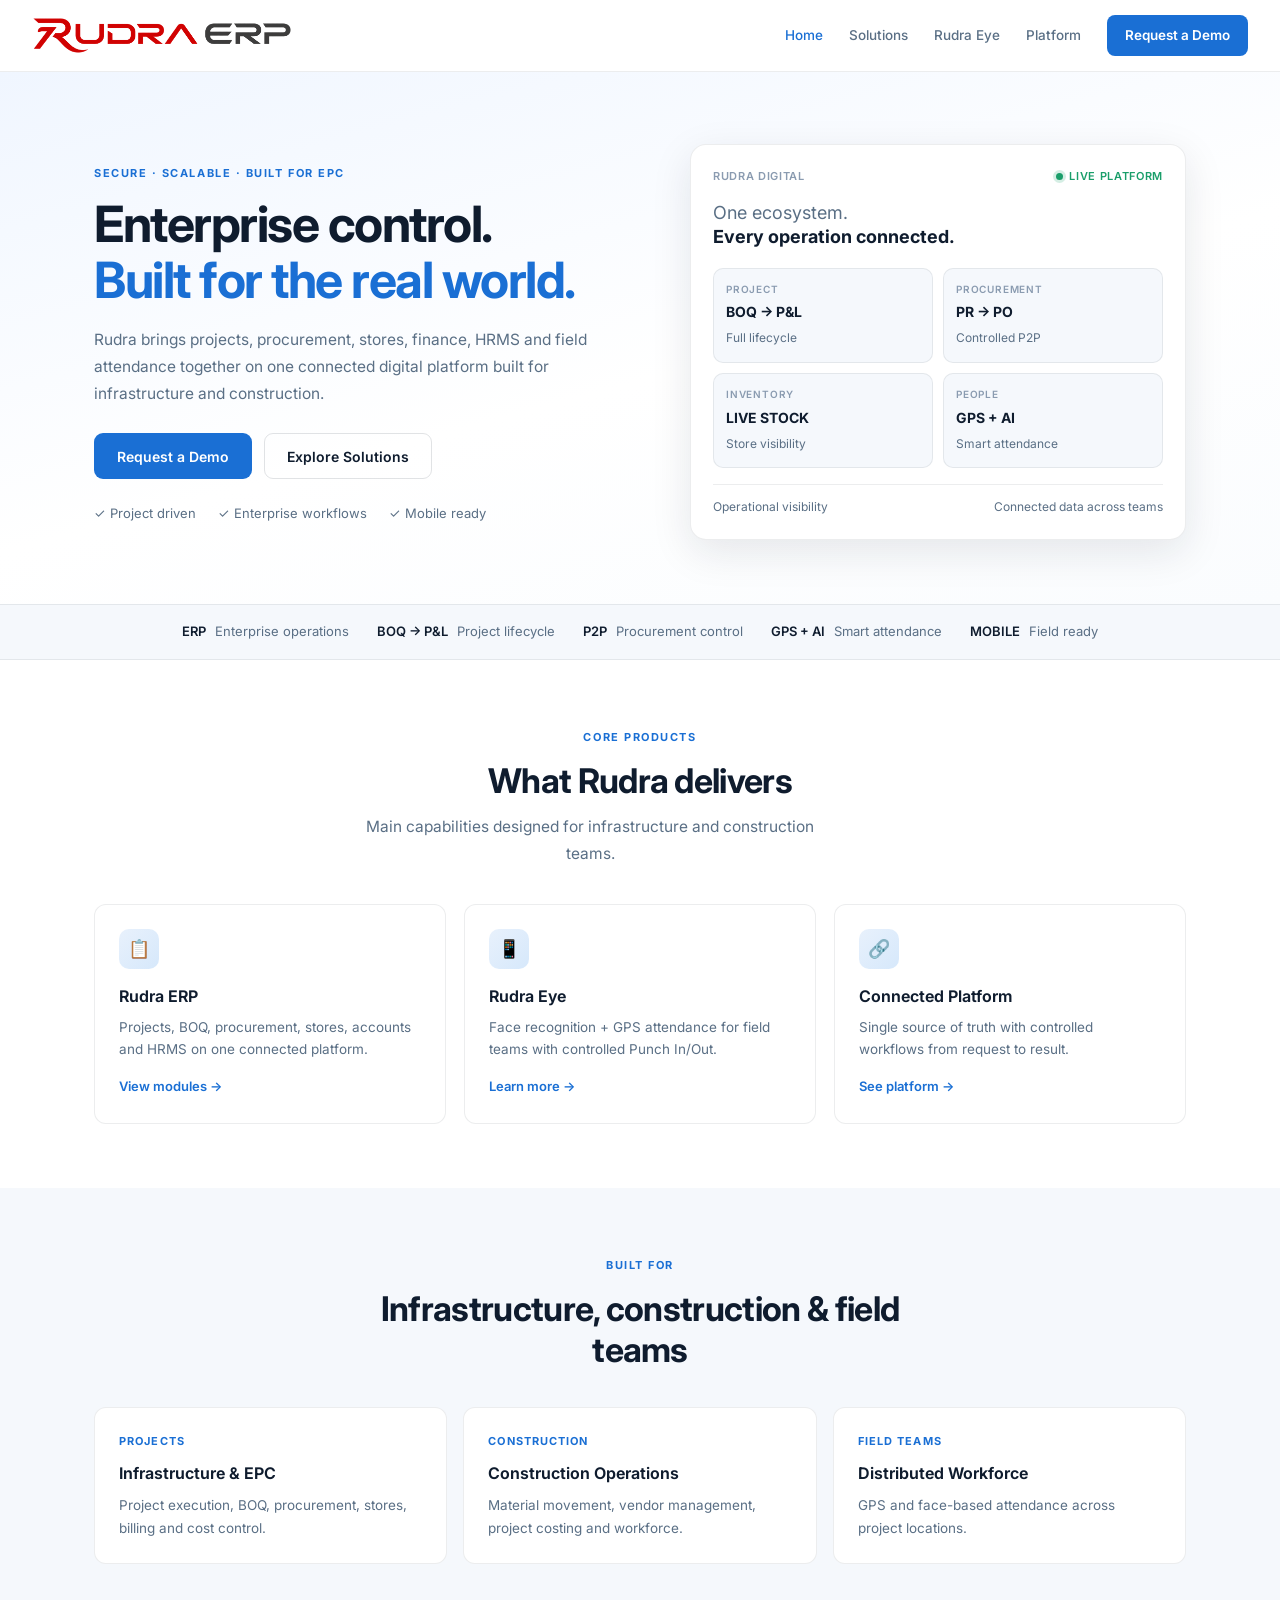
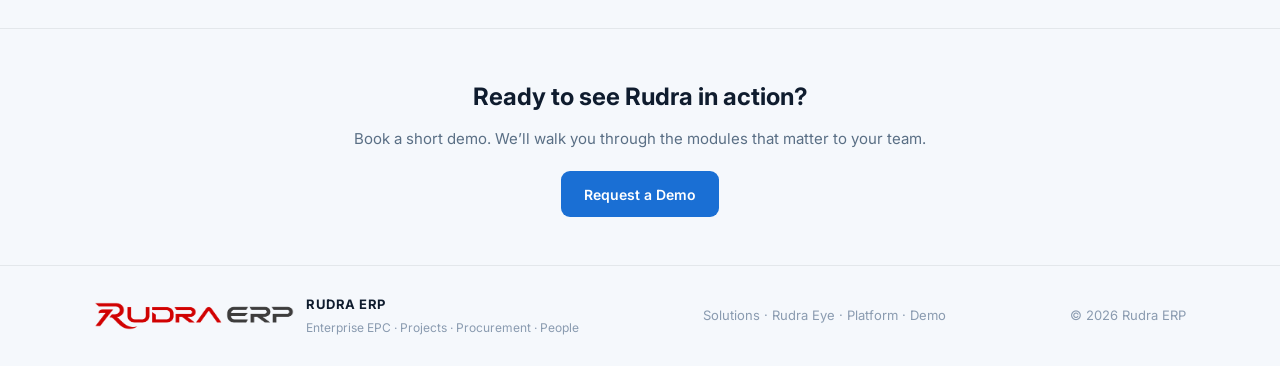
<file: index.html>
<!DOCTYPE html>
<html lang="en">
<head>
  <meta charset="UTF-8">
  <meta name="viewport" content="width=device-width, initial-scale=1.0">
  <meta name="description" content="Rudra ERP — Enterprise platform for infrastructure & construction. Projects, procurement, stores, HRMS and smart attendance.">
  <title>Rudra ERP | Enterprise EPC</title>
  <link rel="preconnect" href="https://fonts.googleapis.com">
  <link rel="preconnect" href="https://fonts.gstatic.com" crossorigin>
  <link href="https://fonts.googleapis.com/css2?family=Inter:wght@400;500;600;700&display=swap" rel="stylesheet">
  <link rel="stylesheet" href="style.css">
  <link rel="icon" href="logo.png" type="image/png">
</head>
<body>

<header class="nav">
  <a class="brand" href="index.html">
    <img src="logo.png" alt="Rudra ERP" class="brand-logo">
  </a>
  <nav class="nav-links" id="navLinks">
    <a href="index.html" class="active">Home</a>
    <a href="solutions.html">Solutions</a>
    <a href="rudra-eye.html">Rudra Eye</a>
    <a href="platform.html">Platform</a>
    <a href="demo.html" class="nav-cta">Request a Demo</a>
  </nav>
  <button class="menu-btn" id="menuBtn" aria-label="Toggle menu">
    <span></span><span></span><span></span>
  </button>
</header>

<main>

<section class="hero">
  <div class="container hero-grid">
    <div class="hero-copy">
      <span class="eyebrow">SECURE · SCALABLE · BUILT FOR EPC</span>
      <h1>Enterprise control.<br><span>Built for the real world.</span></h1>
      <p class="lead">
        Rudra brings projects, procurement, stores, finance, HRMS and field attendance
        together on one connected digital platform built for infrastructure and construction.
      </p>
      <div class="actions">
        <a class="btn primary" href="demo.html">Request a Demo</a>
        <a class="btn ghost" href="solutions.html">Explore Solutions</a>
      </div>
      <div class="hero-points">
        <span>✓ Project driven</span>
        <span>✓ Enterprise workflows</span>
        <span>✓ Mobile ready</span>
      </div>
    </div>

    <div class="hero-visual">
      <div class="dash-card">
        <div class="dash-top">
          <span>RUDRA DIGITAL</span>
          <span class="live"><i></i> LIVE PLATFORM</span>
        </div>
        <div class="dash-title">One ecosystem.<br><strong>Every operation connected.</strong></div>
        <div class="metric-grid">
          <div class="metric">
            <small>PROJECT</small>
            <b>BOQ → P&L</b>
            <span>Full lifecycle</span>
          </div>
          <div class="metric">
            <small>PROCUREMENT</small>
            <b>PR → PO</b>
            <span>Controlled P2P</span>
          </div>
          <div class="metric">
            <small>INVENTORY</small>
            <b>LIVE STOCK</b>
            <span>Store visibility</span>
          </div>
          <div class="metric">
            <small>PEOPLE</small>
            <b>GPS + AI</b>
            <span>Smart attendance</span>
          </div>
        </div>
        <div class="dash-footer">
          <span>Operational visibility</span>
          <span>Connected data across teams</span>
        </div>
      </div>
    </div>
  </div>
</section>

<div class="strip">
  <div class="container strip-inner">
    <span><b>ERP</b> Enterprise operations</span>
    <span><b>BOQ → P&L</b> Project lifecycle</span>
    <span><b>P2P</b> Procurement control</span>
    <span><b>GPS + AI</b> Smart attendance</span>
    <span><b>MOBILE</b> Field ready</span>
  </div>
</div>

<section class="section">
  <div class="container">
    <div class="section-head centered">
      <span class="eyebrow">CORE PRODUCTS</span>
      <h2>What Rudra delivers</h2>
      <p class="lead">Main capabilities designed for infrastructure and construction teams.</p>
    </div>
    <div class="features">
      <article class="feature">
        <div class="icon">📋</div>
        <h3>Rudra ERP</h3>
        <p>Projects, BOQ, procurement, stores, accounts and HRMS on one connected platform.</p>
        <a href="solutions.html" class="link">View modules →</a>
      </article>
      <article class="feature">
        <div class="icon">📱</div>
        <h3>Rudra Eye</h3>
        <p>Face recognition + GPS attendance for field teams with controlled Punch In/Out.</p>
        <a href="rudra-eye.html" class="link">Learn more →</a>
      </article>
      <article class="feature">
        <div class="icon">🔗</div>
        <h3>Connected Platform</h3>
        <p>Single source of truth with controlled workflows from request to result.</p>
        <a href="platform.html" class="link">See platform →</a>
      </article>
    </div>
  </div>
</section>

<section class="section alt">
  <div class="container">
    <div class="section-head centered">
      <span class="eyebrow">BUILT FOR</span>
      <h2>Infrastructure, construction & field teams</h2>
    </div>
    <div class="industries">
      <div class="industry">
        <span class="label">PROJECTS</span>
        <h3>Infrastructure & EPC</h3>
        <p>Project execution, BOQ, procurement, stores, billing and cost control.</p>
      </div>
      <div class="industry">
        <span class="label">CONSTRUCTION</span>
        <h3>Construction Operations</h3>
        <p>Material movement, vendor management, project costing and workforce.</p>
      </div>
      <div class="industry">
        <span class="label">FIELD TEAMS</span>
        <h3>Distributed Workforce</h3>
        <p>GPS and face-based attendance across project locations.</p>
      </div>
    </div>
  </div>
</section>

<div class="cta-band">
  <div class="container">
    <h2>Ready to see Rudra in action?</h2>
    <p>Book a short demo. We’ll walk you through the modules that matter to your team.</p>
    <a class="btn primary" href="demo.html">Request a Demo</a>
  </div>
</div>

</main>

<footer class="footer">
  <div class="container footer-inner">
    <div class="footer-brand">
      <img src="logo.png" alt="Rudra ERP" class="footer-logo">
      <div>
        <strong>RUDRA ERP</strong>
        <p>Enterprise EPC · Projects · Procurement · People</p>
      </div>
    </div>
    <div class="footer-links">
      <a href="solutions.html">Solutions</a> ·
      <a href="rudra-eye.html">Rudra Eye</a> ·
      <a href="platform.html">Platform</a> ·
      <a href="demo.html">Demo</a>
    </div>
    <div class="footer-copy">© <span id="year"></span> Rudra ERP</div>
  </div>
</footer>

<script src="script.js"></script>
</body>
</html>
</file>
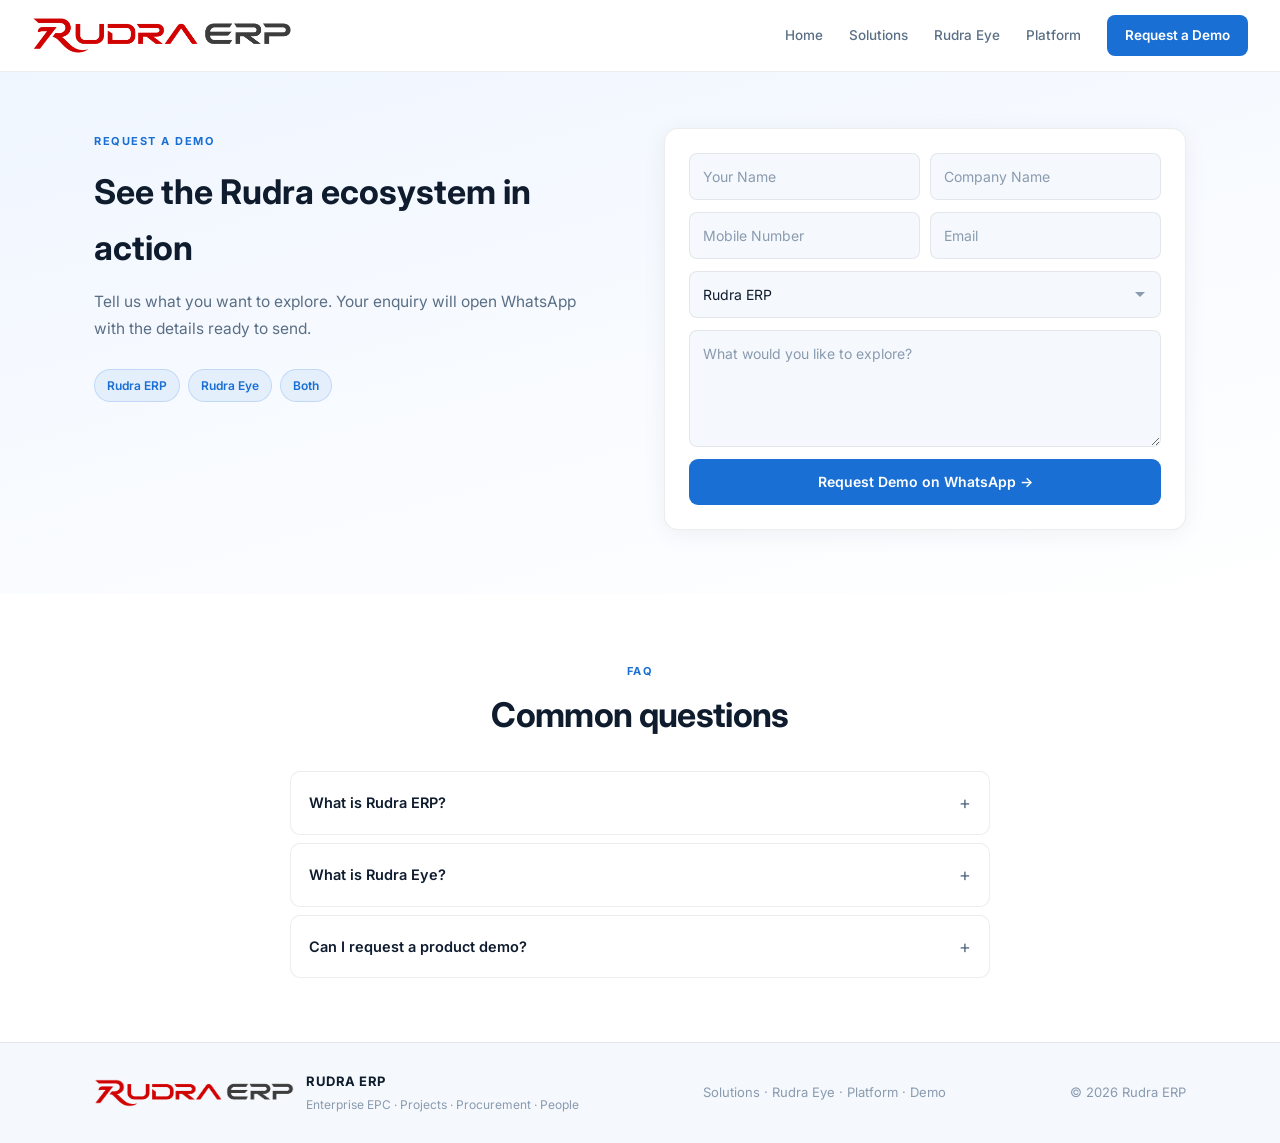
<file: demo.html>
<!DOCTYPE html>
<html lang="en">
<head>
  <meta charset="UTF-8">
  <meta name="viewport" content="width=device-width, initial-scale=1.0">
  <title>Request a Demo | Rudra ERP</title>
  <link href="https://fonts.googleapis.com/css2?family=Inter:wght@400;500;600;700&display=swap" rel="stylesheet">
  <link rel="stylesheet" href="style.css">
  <link rel="icon" href="logo.png" type="image/png">
</head>
<body>
<header class="nav">
  <a class="brand" href="index.html"><img src="logo.png" alt="Rudra ERP" class="brand-logo"></a>
  <nav class="nav-links" id="navLinks">
    <a href="index.html">Home</a>
    <a href="solutions.html">Solutions</a>
    <a href="rudra-eye.html">Rudra Eye</a>
    <a href="platform.html">Platform</a>
    <a href="demo.html" class="nav-cta active">Request a Demo</a>
  </nav>
  <button class="menu-btn" id="menuBtn" aria-label="Toggle menu"><span></span><span></span><span></span></button>
</header>

<main>
  <section class="section demo" style="padding-top:56px;">
    <div class="container demo-grid">
      <div class="demo-copy">
        <span class="eyebrow">REQUEST A DEMO</span>
        <h2 style="font-size:clamp(26px,3vw,34px);font-weight:700;margin-bottom:12px;">See the Rudra ecosystem in action</h2>
        <p class="lead">Tell us what you want to explore. Your enquiry will open WhatsApp with the details ready to send.</p>
        <div class="demo-products">
          <span>Rudra ERP</span>
          <span>Rudra Eye</span>
          <span>Both</span>
        </div>
      </div>
      <form id="demoForm" class="demo-form">
        <div class="form-row">
          <input id="name" required placeholder="Your Name">
          <input id="company" placeholder="Company Name">
        </div>
        <div class="form-row">
          <input id="mobile" required placeholder="Mobile Number">
          <input id="email" type="email" placeholder="Email">
        </div>
        <select id="product">
          <option>Rudra ERP</option>
          <option>Rudra Eye</option>
          <option>Both</option>
        </select>
        <textarea id="message" rows="4" placeholder="What would you like to explore?"></textarea>
        <button class="btn primary full" type="submit">Request Demo on WhatsApp →</button>
      </form>
    </div>
  </section>

  <section class="section">
    <div class="container">
      <div class="section-head centered">
        <span class="eyebrow">FAQ</span>
        <h2>Common questions</h2>
      </div>
      <div class="faq-list">
        <details>
          <summary>What is Rudra ERP?</summary>
          <p>Rudra ERP is an enterprise platform focused on infrastructure and construction operations, covering projects, procurement, stores, accounts and HRMS.</p>
        </details>
        <details>
          <summary>What is Rudra Eye?</summary>
          <p>Rudra Eye is a mobile attendance solution using face recognition and GPS verification with Punch In/Out and attendance logs.</p>
        </details>
        <details>
          <summary>Can I request a product demo?</summary>
          <p>Yes. Use this form and send the enquiry through WhatsApp.</p>
        </details>
      </div>
    </div>
  </section>
</main>

<footer class="footer">
  <div class="container footer-inner">
    <div class="footer-brand">
      <img src="logo.png" alt="Rudra ERP" class="footer-logo">
      <div><strong>RUDRA ERP</strong><p>Enterprise EPC · Projects · Procurement · People</p></div>
    </div>
    <div class="footer-links">
      <a href="solutions.html">Solutions</a> · <a href="rudra-eye.html">Rudra Eye</a> · <a href="platform.html">Platform</a> · <a href="demo.html">Demo</a>
    </div>
    <div class="footer-copy">© <span id="year"></span> Rudra ERP</div>
  </div>
</footer>
<script src="script.js"></script>
</body>
</html>
</file>
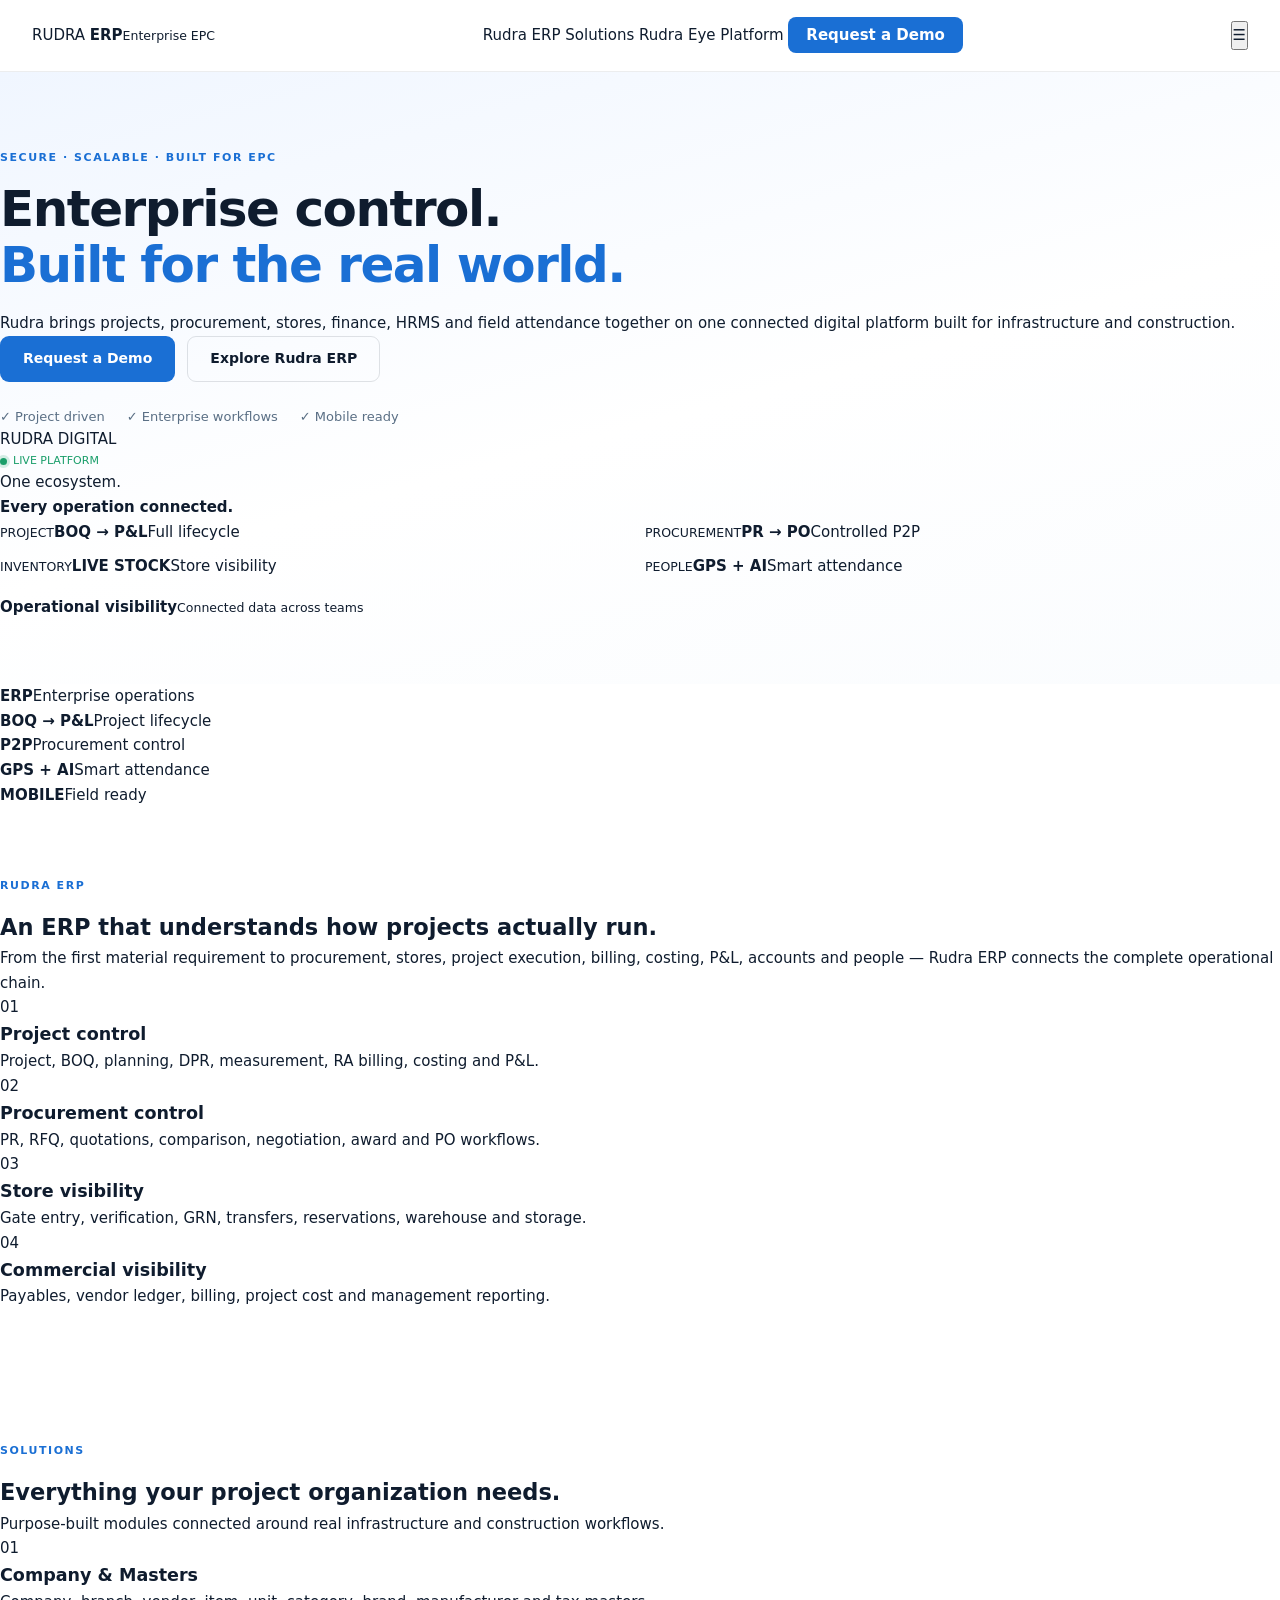
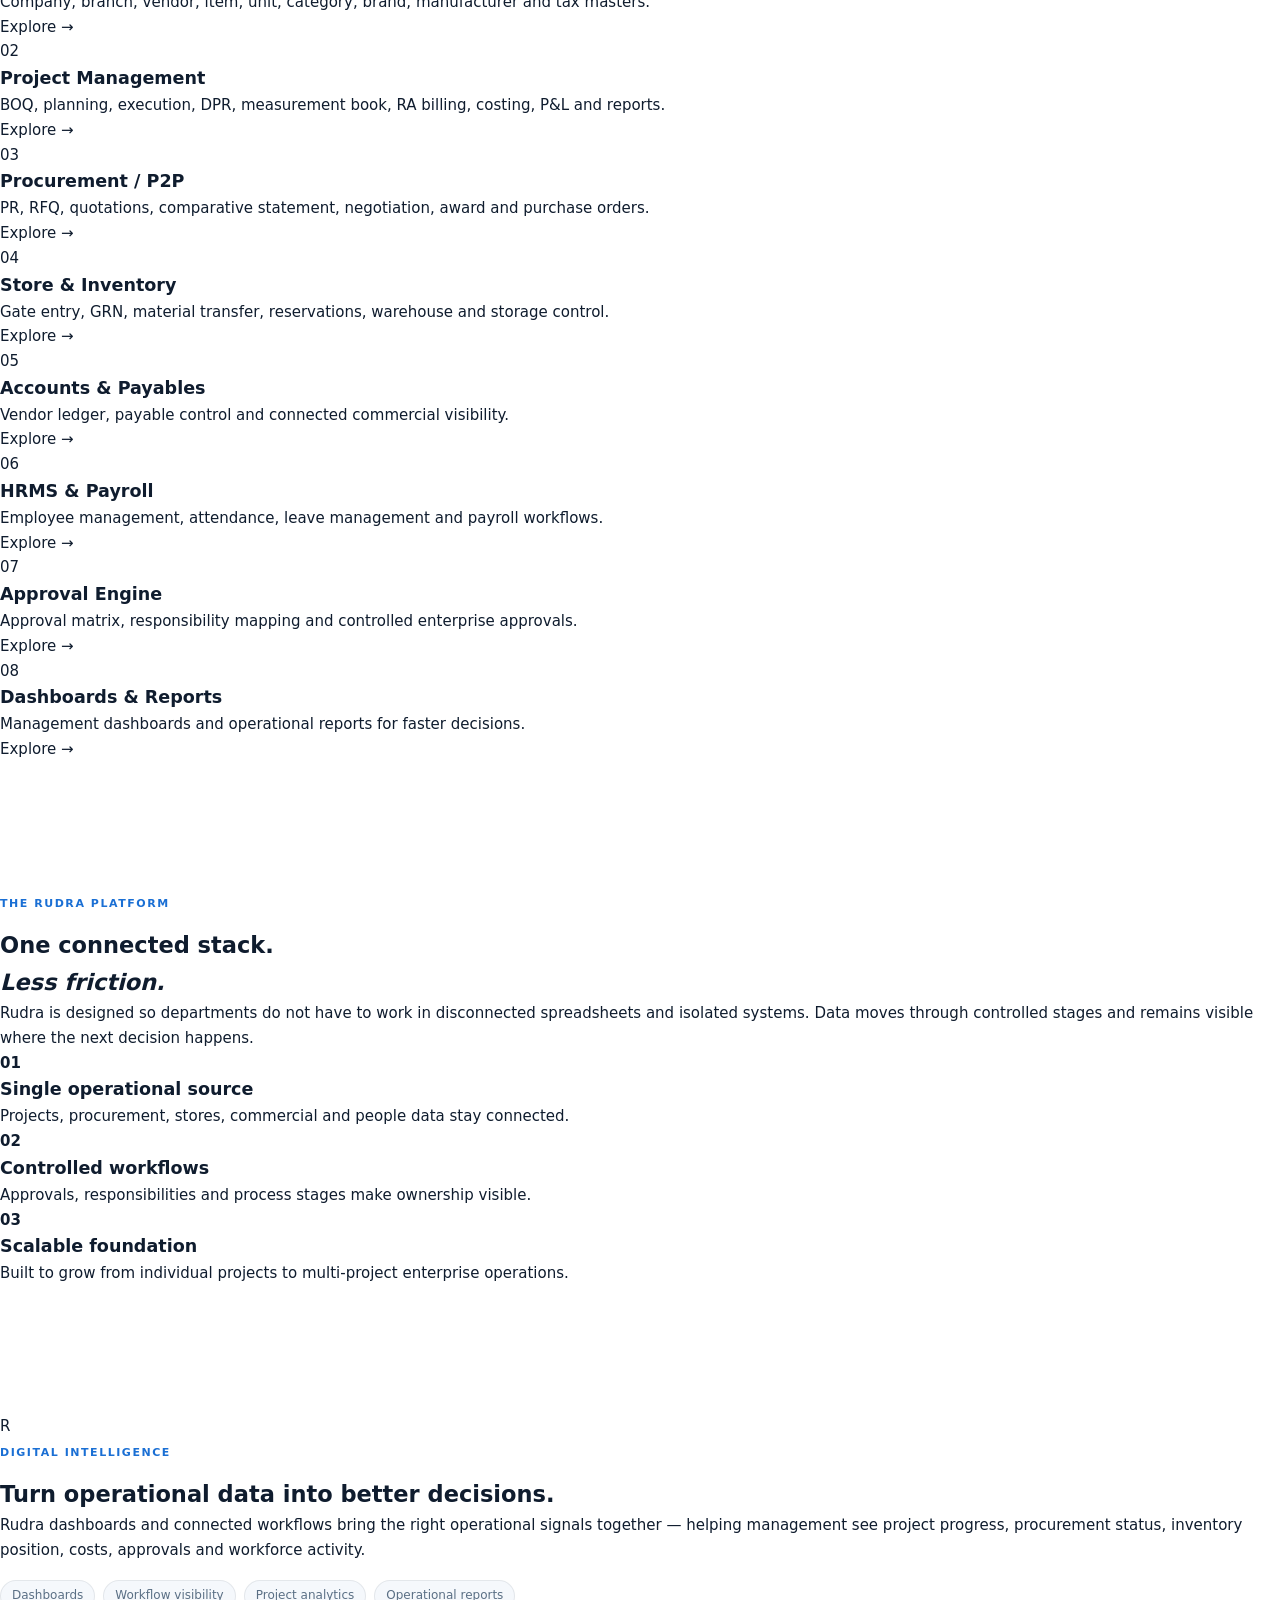
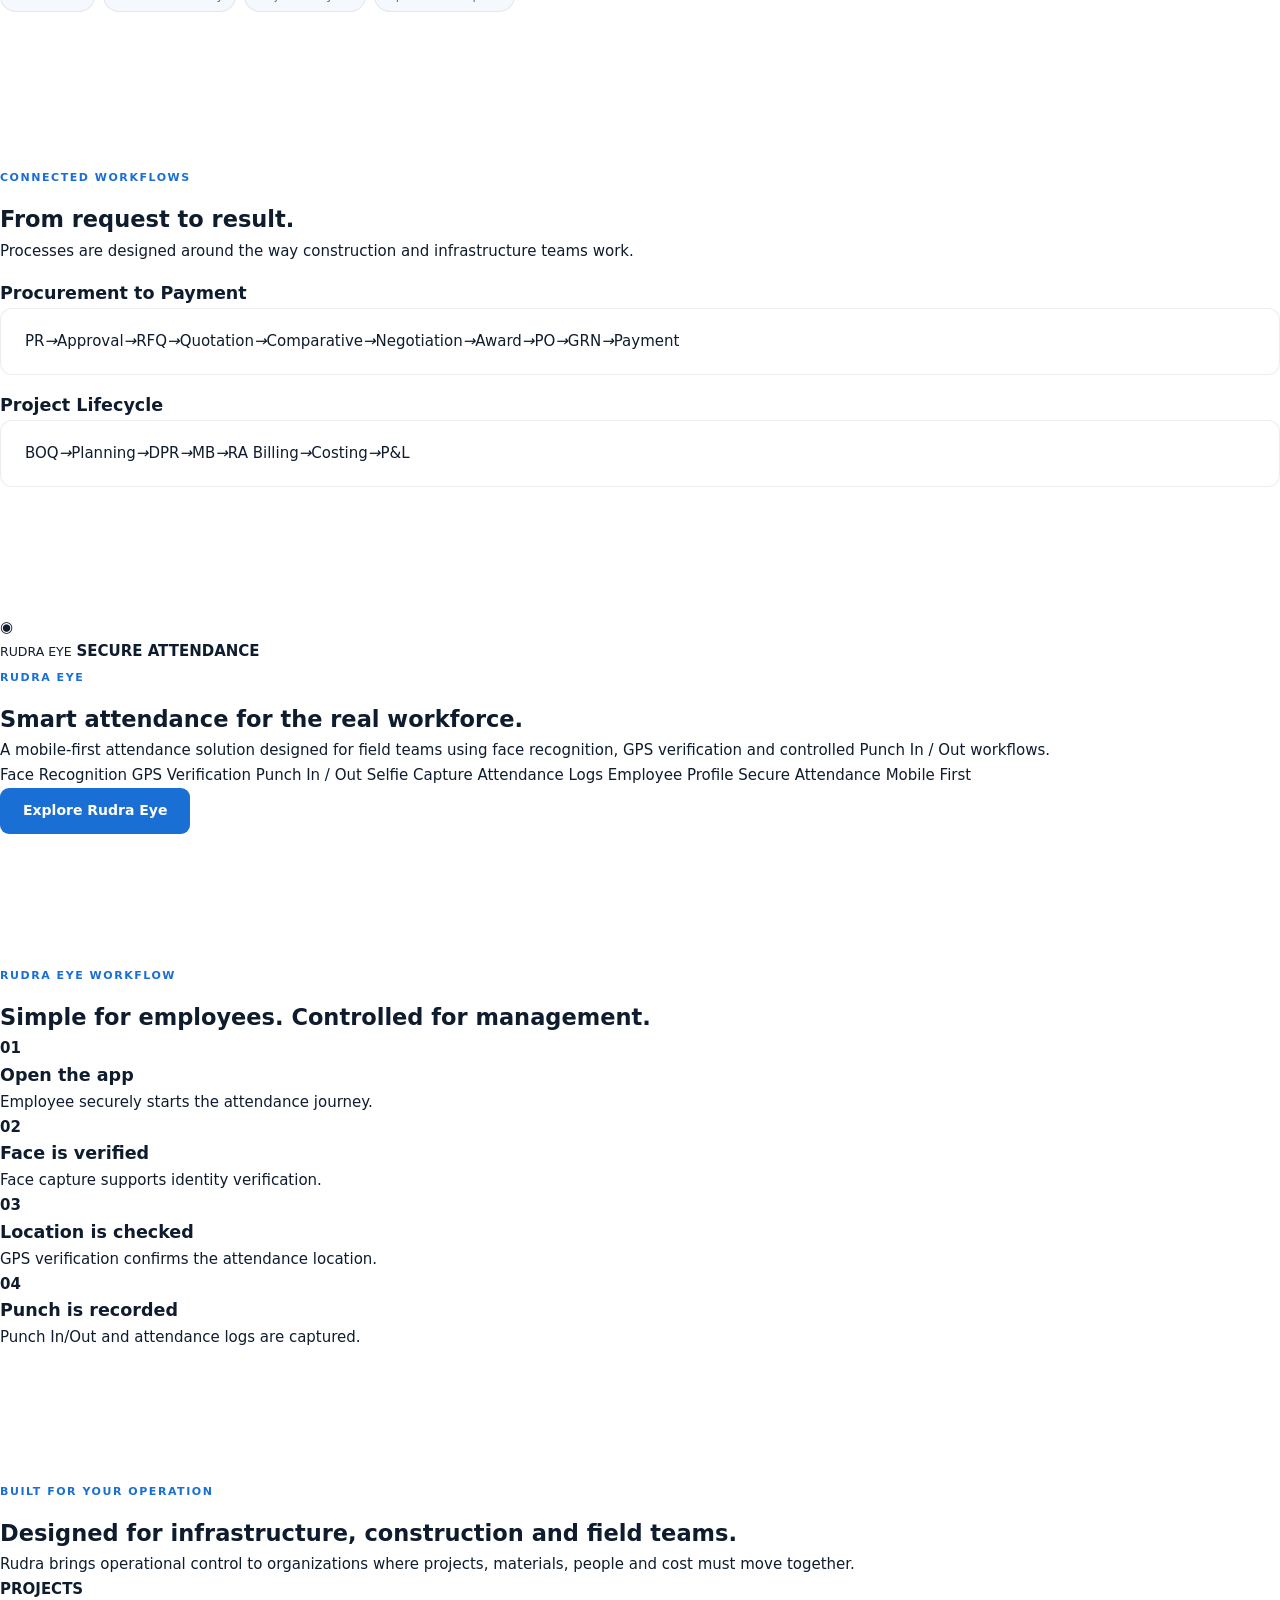
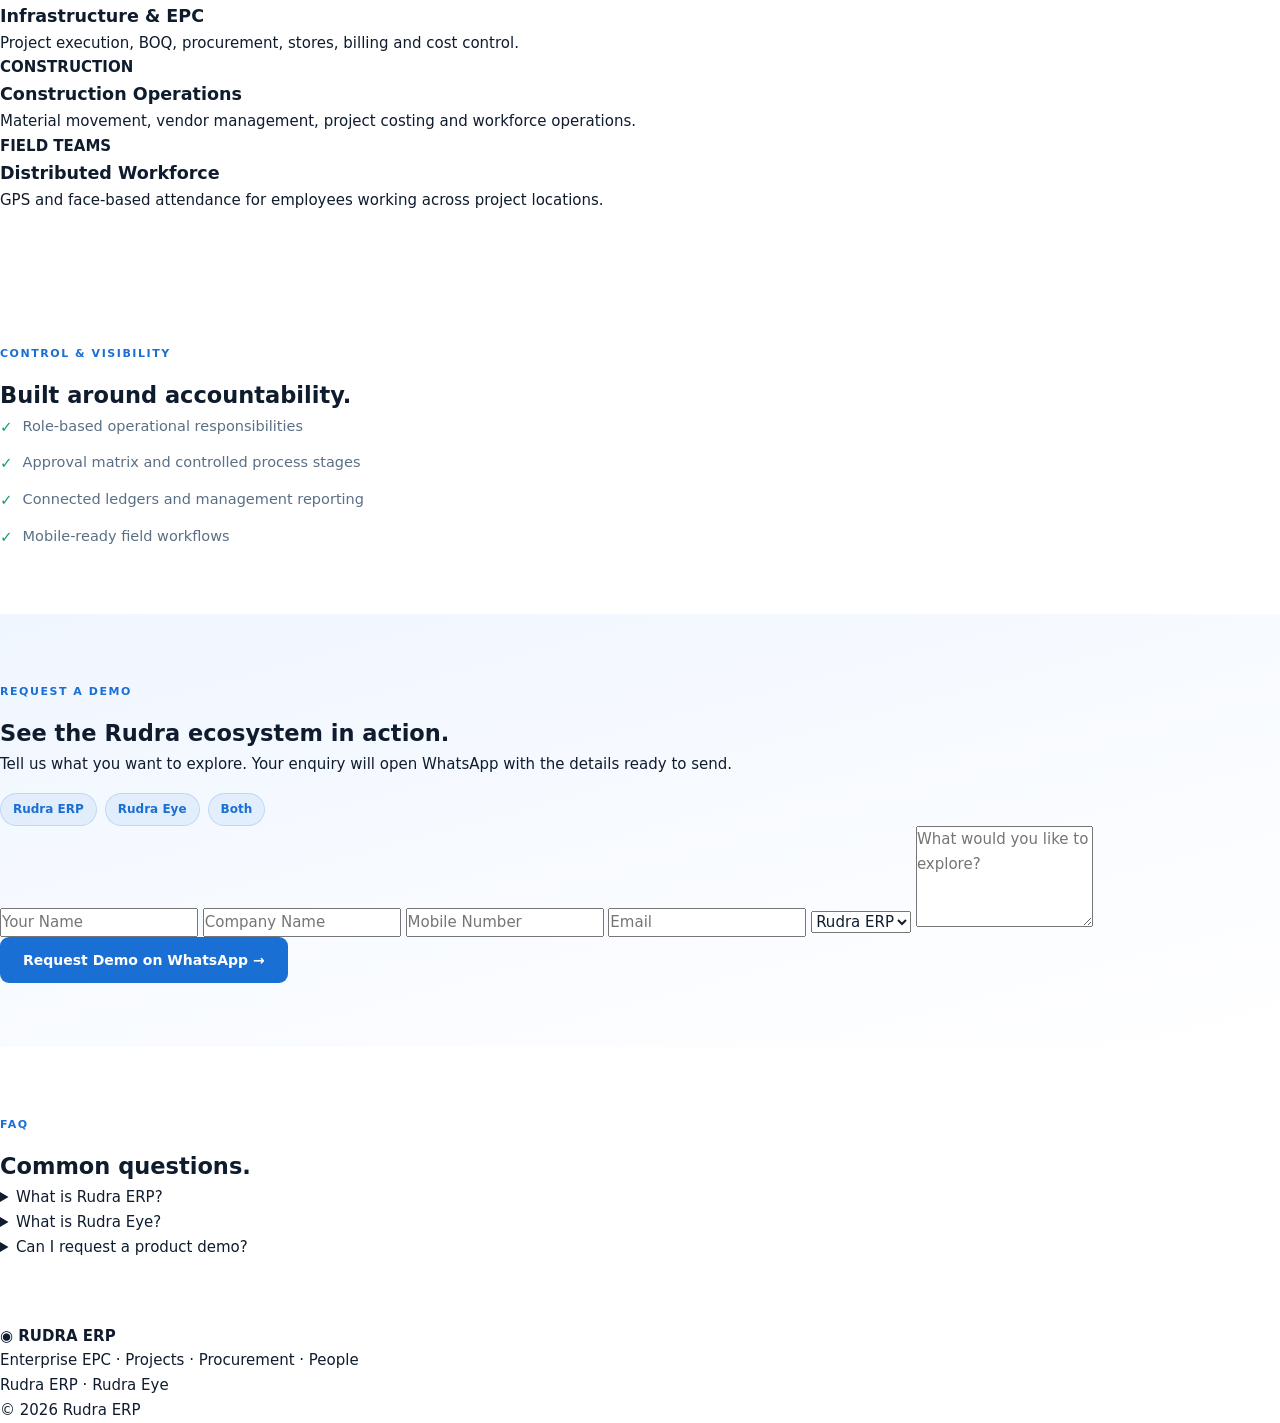
<file: index(1).html>
<!DOCTYPE html>
<html lang="en">
<head>
  <meta charset="UTF-8">
  <meta name="viewport" content="width=device-width, initial-scale=1.0">
  <meta name="description" content="Rudra Digital Solutions — integrated ERP, project management, procurement, stores, accounts, HRMS and smart GPS face-recognition attendance.">
  <title>Rudra ERP | Enterprise EPC</title>
  <link rel="stylesheet" href="style.css">
</head>
<body>

<header class="nav">
  <a class="brand" href="#home" aria-label="Rudra ERP">
    <span class="brand-symbol">
      <svg viewBox="0 0 40 40" aria-hidden="true">
        <circle cx="20" cy="20" r="14" fill="none" stroke="currentColor" stroke-width="2.4"/>
        <circle cx="20" cy="20" r="6.5" fill="currentColor"/>
      </svg>
    </span>
    <span>RUDRA <b>ERP</b><small>Enterprise EPC</small></span>
  </a>

  <nav>
    <a href="#erp">Rudra ERP</a>
    <a href="#modules">Solutions</a>
    <a href="#eye">Rudra Eye</a>
    <a href="#stack">Platform</a>
    <a href="#demo" class="nav-cta">Request a Demo</a>
  </nav>

  <button class="menu" aria-label="Open menu">☰</button>
</header>

<main>

<section id="home" class="hero">
  <div class="hero-copy">
    <span class="eyebrow">SECURE · SCALABLE · BUILT FOR EPC</span>
    <h1>Enterprise control.<br><span>Built for the real world.</span></h1>
    <p class="hero-lead">
      Rudra brings projects, procurement, stores, finance, HRMS and field attendance
      together on one connected digital platform built for infrastructure and construction.
    </p>

    <div class="actions">
      <a class="btn primary" href="#demo">Request a Demo</a>
      <a class="btn ghost" href="#erp">Explore Rudra ERP</a>
    </div>

    <div class="hero-points">
      <span>✓ Project driven</span>
      <span>✓ Enterprise workflows</span>
      <span>✓ Mobile ready</span>
    </div>
  </div>

  <div class="hero-visual">
    <div class="dashboard-card">
      <div class="dashboard-top">
        <span>RUDRA DIGITAL</span>
        <span class="live"><i></i> LIVE PLATFORM</span>
      </div>
      <div class="dashboard-title">One ecosystem.<br><strong>Every operation connected.</strong></div>

      <div class="metric-grid">
        <div><small>PROJECT</small><b>BOQ → P&L</b><span>Full lifecycle</span></div>
        <div><small>PROCUREMENT</small><b>PR → PO</b><span>Controlled P2P</span></div>
        <div><small>INVENTORY</small><b>LIVE STOCK</b><span>Store visibility</span></div>
        <div><small>PEOPLE</small><b>GPS + AI</b><span>Smart attendance</span></div>
      </div>

      <div class="mini-chart">
        <div><span style="height:32%"></span><span style="height:48%"></span><span style="height:42%"></span><span style="height:64%"></span><span style="height:58%"></span><span style="height:78%"></span><span style="height:88%"></span></div>
        <p><b>Operational visibility</b><small>Connected data across teams</small></p>
      </div>
    </div>
  </div>
</section>

<section class="proof-strip">
  <div><b>ERP</b><span>Enterprise operations</span></div>
  <div><b>BOQ → P&L</b><span>Project lifecycle</span></div>
  <div><b>P2P</b><span>Procurement control</span></div>
  <div><b>GPS + AI</b><span>Smart attendance</span></div>
  <div><b>MOBILE</b><span>Field ready</span></div>
</section>

<section id="erp" class="section intro">
  <div class="section-heading">
    <span class="eyebrow">RUDRA ERP</span>
    <h2>An ERP that understands how projects actually run.</h2>
    <p>
      From the first material requirement to procurement, stores, project execution,
      billing, costing, P&L, accounts and people — Rudra ERP connects the complete
      operational chain.
    </p>
  </div>

  <div class="feature-list">
    <div><span>01</span><h3>Project control</h3><p>Project, BOQ, planning, DPR, measurement, RA billing, costing and P&L.</p></div>
    <div><span>02</span><h3>Procurement control</h3><p>PR, RFQ, quotations, comparison, negotiation, award and PO workflows.</p></div>
    <div><span>03</span><h3>Store visibility</h3><p>Gate entry, verification, GRN, transfers, reservations, warehouse and storage.</p></div>
    <div><span>04</span><h3>Commercial visibility</h3><p>Payables, vendor ledger, billing, project cost and management reporting.</p></div>
  </div>
</section>

<section id="modules" class="section solutions">
  <div class="section-heading centered">
    <span class="eyebrow">SOLUTIONS</span>
    <h2>Everything your project organization needs.</h2>
    <p>Purpose-built modules connected around real infrastructure and construction workflows.</p>
  </div>

  <div class="solution-grid">
    <article><span>01</span><h3>Company & Masters</h3><p>Company, branch, vendor, item, unit, category, brand, manufacturer and tax masters.</p><a href="#demo">Explore →</a></article>
    <article><span>02</span><h3>Project Management</h3><p>BOQ, planning, execution, DPR, measurement book, RA billing, costing, P&L and reports.</p><a href="#demo">Explore →</a></article>
    <article><span>03</span><h3>Procurement / P2P</h3><p>PR, RFQ, quotations, comparative statement, negotiation, award and purchase orders.</p><a href="#demo">Explore →</a></article>
    <article><span>04</span><h3>Store & Inventory</h3><p>Gate entry, GRN, material transfer, reservations, warehouse and storage control.</p><a href="#demo">Explore →</a></article>
    <article><span>05</span><h3>Accounts & Payables</h3><p>Vendor ledger, payable control and connected commercial visibility.</p><a href="#demo">Explore →</a></article>
    <article><span>06</span><h3>HRMS & Payroll</h3><p>Employee management, attendance, leave management and payroll workflows.</p><a href="#demo">Explore →</a></article>
    <article><span>07</span><h3>Approval Engine</h3><p>Approval matrix, responsibility mapping and controlled enterprise approvals.</p><a href="#demo">Explore →</a></article>
    <article><span>08</span><h3>Dashboards & Reports</h3><p>Management dashboards and operational reports for faster decisions.</p><a href="#demo">Explore →</a></article>
  </div>
</section>

<section id="stack" class="section stack">
  <div class="stack-copy">
    <span class="eyebrow">THE RUDRA PLATFORM</span>
    <h2>One connected stack.<br><em>Less friction.</em></h2>
    <p>
      Rudra is designed so departments do not have to work in disconnected spreadsheets
      and isolated systems. Data moves through controlled stages and remains visible
      where the next decision happens.
    </p>
  </div>

  <div class="stack-points">
    <div><b>01</b><h3>Single operational source</h3><p>Projects, procurement, stores, commercial and people data stay connected.</p></div>
    <div><b>02</b><h3>Controlled workflows</h3><p>Approvals, responsibilities and process stages make ownership visible.</p></div>
    <div><b>03</b><h3>Scalable foundation</h3><p>Built to grow from individual projects to multi-project enterprise operations.</p></div>
  </div>
</section>

<section class="section intelligence">
  <div class="intelligence-visual">
    <div class="ai-ring"><span>R</span></div>
    <div class="ai-lines"><i></i><i></i><i></i><i></i></div>
  </div>
  <div class="intelligence-copy">
    <span class="eyebrow">DIGITAL INTELLIGENCE</span>
    <h2>Turn operational data into better decisions.</h2>
    <p>
      Rudra dashboards and connected workflows bring the right operational signals
      together — helping management see project progress, procurement status,
      inventory position, costs, approvals and workforce activity.
    </p>
    <div class="tags"><span>Dashboards</span><span>Workflow visibility</span><span>Project analytics</span><span>Operational reports</span></div>
  </div>
</section>

<section class="section workflows">
  <div class="section-heading centered">
    <span class="eyebrow">CONNECTED WORKFLOWS</span>
    <h2>From request to result.</h2>
    <p>Processes are designed around the way construction and infrastructure teams work.</p>
  </div>

  <div class="workflow-card">
    <h3>Procurement to Payment</h3>
    <div class="workflow">
      <span>PR</span><i>→</i><span>Approval</span><i>→</i><span>RFQ</span><i>→</i><span>Quotation</span><i>→</i><span>Comparative</span><i>→</i><span>Negotiation</span><i>→</i><span>Award</span><i>→</i><span>PO</span><i>→</i><span>GRN</span><i>→</i><span>Payment</span>
    </div>
  </div>

  <div class="workflow-card">
    <h3>Project Lifecycle</h3>
    <div class="workflow">
      <span>BOQ</span><i>→</i><span>Planning</span><i>→</i><span>DPR</span><i>→</i><span>MB</span><i>→</i><span>RA Billing</span><i>→</i><span>Costing</span><i>→</i><span>P&L</span>
    </div>
  </div>
</section>

<section id="eye" class="section eye">
  <div class="eye-visual">
    <div class="eye-glow"></div>
    <div class="eye-logo">◉</div>
    <small>RUDRA EYE</small>
    <strong>SECURE ATTENDANCE</strong>
  </div>

  <div class="eye-copy">
    <span class="eyebrow">RUDRA EYE</span>
    <h2>Smart attendance for the real workforce.</h2>
    <p>
      A mobile-first attendance solution designed for field teams using face
      recognition, GPS verification and controlled Punch In / Out workflows.
    </p>

    <div class="eye-features">
      <span>Face Recognition</span>
      <span>GPS Verification</span>
      <span>Punch In / Out</span>
      <span>Selfie Capture</span>
      <span>Attendance Logs</span>
      <span>Employee Profile</span>
      <span>Secure Attendance</span>
      <span>Mobile First</span>
    </div>

    <a class="btn primary" href="#demo">Explore Rudra Eye</a>
  </div>
</section>

<section class="section eye-flow">
  <div class="section-heading centered">
    <span class="eyebrow">RUDRA EYE WORKFLOW</span>
    <h2>Simple for employees. Controlled for management.</h2>
  </div>

  <div class="steps">
    <div><b>01</b><h3>Open the app</h3><p>Employee securely starts the attendance journey.</p></div>
    <div><b>02</b><h3>Face is verified</h3><p>Face capture supports identity verification.</p></div>
    <div><b>03</b><h3>Location is checked</h3><p>GPS verification confirms the attendance location.</p></div>
    <div><b>04</b><h3>Punch is recorded</h3><p>Punch In/Out and attendance logs are captured.</p></div>
  </div>
</section>

<section class="section verticals">
  <div class="section-heading">
    <span class="eyebrow">BUILT FOR YOUR OPERATION</span>
    <h2>Designed for infrastructure, construction and field teams.</h2>
    <p>Rudra brings operational control to organizations where projects, materials, people and cost must move together.</p>
  </div>

  <div class="vertical-grid">
    <div><b>PROJECTS</b><h3>Infrastructure & EPC</h3><p>Project execution, BOQ, procurement, stores, billing and cost control.</p></div>
    <div><b>CONSTRUCTION</b><h3>Construction Operations</h3><p>Material movement, vendor management, project costing and workforce operations.</p></div>
    <div><b>FIELD TEAMS</b><h3>Distributed Workforce</h3><p>GPS and face-based attendance for employees working across project locations.</p></div>
  </div>
</section>

<section class="section security">
  <div>
    <span class="eyebrow">CONTROL & VISIBILITY</span>
    <h2>Built around accountability.</h2>
  </div>
  <div class="security-points">
    <p><b>✓</b> Role-based operational responsibilities</p>
    <p><b>✓</b> Approval matrix and controlled process stages</p>
    <p><b>✓</b> Connected ledgers and management reporting</p>
    <p><b>✓</b> Mobile-ready field workflows</p>
  </div>
</section>

<section id="demo" class="section demo">
  <div class="demo-copy">
    <span class="eyebrow">REQUEST A DEMO</span>
    <h2>See the Rudra ecosystem in action.</h2>
    <p>
      Tell us what you want to explore. Your enquiry will open WhatsApp with
      the details ready to send.
    </p>
    <div class="demo-products">
      <span>Rudra ERP</span><span>Rudra Eye</span><span>Both</span>
    </div>
  </div>

  <form id="demoForm">
    <input id="name" required placeholder="Your Name">
    <input id="company" placeholder="Company Name">
    <input id="mobile" required placeholder="Mobile Number">
    <input id="email" type="email" placeholder="Email">
    <select id="product">
      <option>Rudra ERP</option>
      <option>Rudra Eye</option>
      <option>Both</option>
    </select>
    <textarea id="message" rows="4" placeholder="What would you like to explore?"></textarea>
    <button class="btn primary" type="submit">Request Demo on WhatsApp →</button>
  </form>
</section>

<section class="section faq">
  <div class="section-heading centered">
    <span class="eyebrow">FAQ</span>
    <h2>Common questions.</h2>
  </div>
  <details><summary>What is Rudra ERP?</summary><p>Rudra ERP is an enterprise platform focused on infrastructure and construction operations, covering projects, procurement, stores, accounts and HRMS.</p></details>
  <details><summary>What is Rudra Eye?</summary><p>Rudra Eye is a mobile attendance solution using face recognition and GPS verification with Punch In/Out and attendance logs.</p></details>
  <details><summary>Can I request a product demo?</summary><p>Yes. Use the Request a Demo form and send the enquiry through WhatsApp.</p></details>
</section>

</main>

<footer>
  <div>
    <strong>◉ RUDRA ERP</strong>
    <p>Enterprise EPC · Projects · Procurement · People</p>
  </div>
  <div>
    <span>Rudra ERP · Rudra Eye</span>
  </div>
  <div>
    <span>© <span id="year"></span> Rudra ERP</span>
  </div>
</footer>

<script src="script.js"></script>
</body>
</html>
</file>
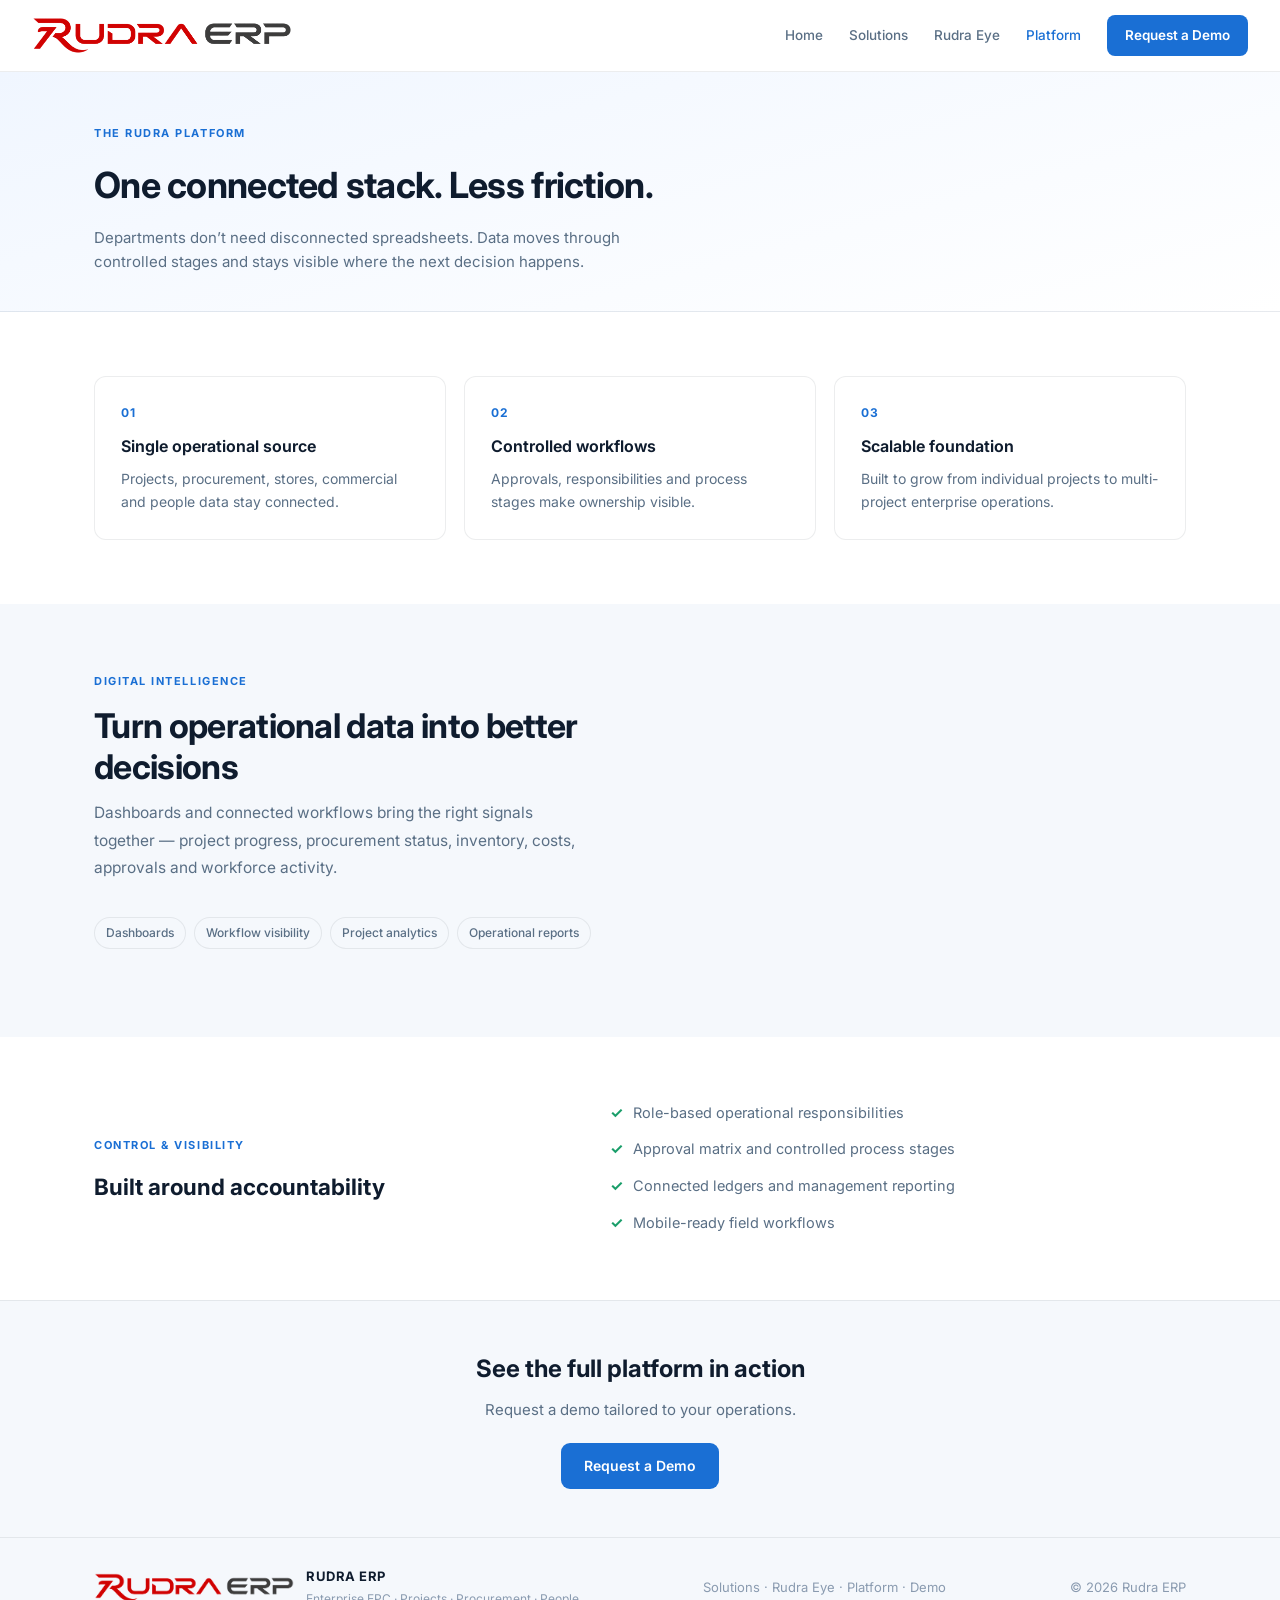
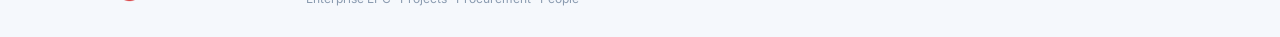
<file: platform.html>
<!DOCTYPE html>
<html lang="en">
<head>
  <meta charset="UTF-8">
  <meta name="viewport" content="width=device-width, initial-scale=1.0">
  <title>Platform | Rudra ERP</title>
  <link href="https://fonts.googleapis.com/css2?family=Inter:wght@400;500;600;700&display=swap" rel="stylesheet">
  <link rel="stylesheet" href="style.css">
  <link rel="icon" href="logo.png" type="image/png">
</head>
<body>
<header class="nav">
  <a class="brand" href="index.html"><img src="logo.png" alt="Rudra ERP" class="brand-logo"></a>
  <nav class="nav-links" id="navLinks">
    <a href="index.html">Home</a>
    <a href="solutions.html">Solutions</a>
    <a href="rudra-eye.html">Rudra Eye</a>
    <a href="platform.html" class="active">Platform</a>
    <a href="demo.html" class="nav-cta">Request a Demo</a>
  </nav>
  <button class="menu-btn" id="menuBtn" aria-label="Toggle menu"><span></span><span></span><span></span></button>
</header>

<main>
  <div class="page-header">
    <div class="container">
      <span class="eyebrow">THE RUDRA PLATFORM</span>
      <h1>One connected stack. Less friction.</h1>
      <p>Departments don’t need disconnected spreadsheets. Data moves through controlled stages and stays visible where the next decision happens.</p>
    </div>
  </div>

  <section class="section">
    <div class="container">
      <div class="stack-grid">
        <div class="stack-card">
          <span class="num">01</span>
          <h3>Single operational source</h3>
          <p>Projects, procurement, stores, commercial and people data stay connected.</p>
        </div>
        <div class="stack-card">
          <span class="num">02</span>
          <h3>Controlled workflows</h3>
          <p>Approvals, responsibilities and process stages make ownership visible.</p>
        </div>
        <div class="stack-card">
          <span class="num">03</span>
          <h3>Scalable foundation</h3>
          <p>Built to grow from individual projects to multi-project enterprise operations.</p>
        </div>
      </div>
    </div>
  </section>

  <section class="section alt">
    <div class="container">
      <div class="section-head">
        <span class="eyebrow">DIGITAL INTELLIGENCE</span>
        <h2>Turn operational data into better decisions</h2>
        <p class="lead">Dashboards and connected workflows bring the right signals together — project progress, procurement status, inventory, costs, approvals and workforce activity.</p>
      </div>
      <div class="tags">
        <span>Dashboards</span>
        <span>Workflow visibility</span>
        <span>Project analytics</span>
        <span>Operational reports</span>
      </div>
    </div>
  </section>

  <section class="section">
    <div class="container security-grid">
      <div>
        <span class="eyebrow">CONTROL & VISIBILITY</span>
        <h2>Built around accountability</h2>
      </div>
      <div class="security-points">
        <p><b>✓</b> Role-based operational responsibilities</p>
        <p><b>✓</b> Approval matrix and controlled process stages</p>
        <p><b>✓</b> Connected ledgers and management reporting</p>
        <p><b>✓</b> Mobile-ready field workflows</p>
      </div>
    </div>
  </section>

  <div class="cta-band">
    <div class="container">
      <h2>See the full platform in action</h2>
      <p>Request a demo tailored to your operations.</p>
      <a class="btn primary" href="demo.html">Request a Demo</a>
    </div>
  </div>
</main>

<footer class="footer">
  <div class="container footer-inner">
    <div class="footer-brand">
      <img src="logo.png" alt="Rudra ERP" class="footer-logo">
      <div><strong>RUDRA ERP</strong><p>Enterprise EPC · Projects · Procurement · People</p></div>
    </div>
    <div class="footer-links">
      <a href="solutions.html">Solutions</a> · <a href="rudra-eye.html">Rudra Eye</a> · <a href="platform.html">Platform</a> · <a href="demo.html">Demo</a>
    </div>
    <div class="footer-copy">© <span id="year"></span> Rudra ERP</div>
  </div>
</footer>
<script src="script.js"></script>
</body>
</html>
</file>
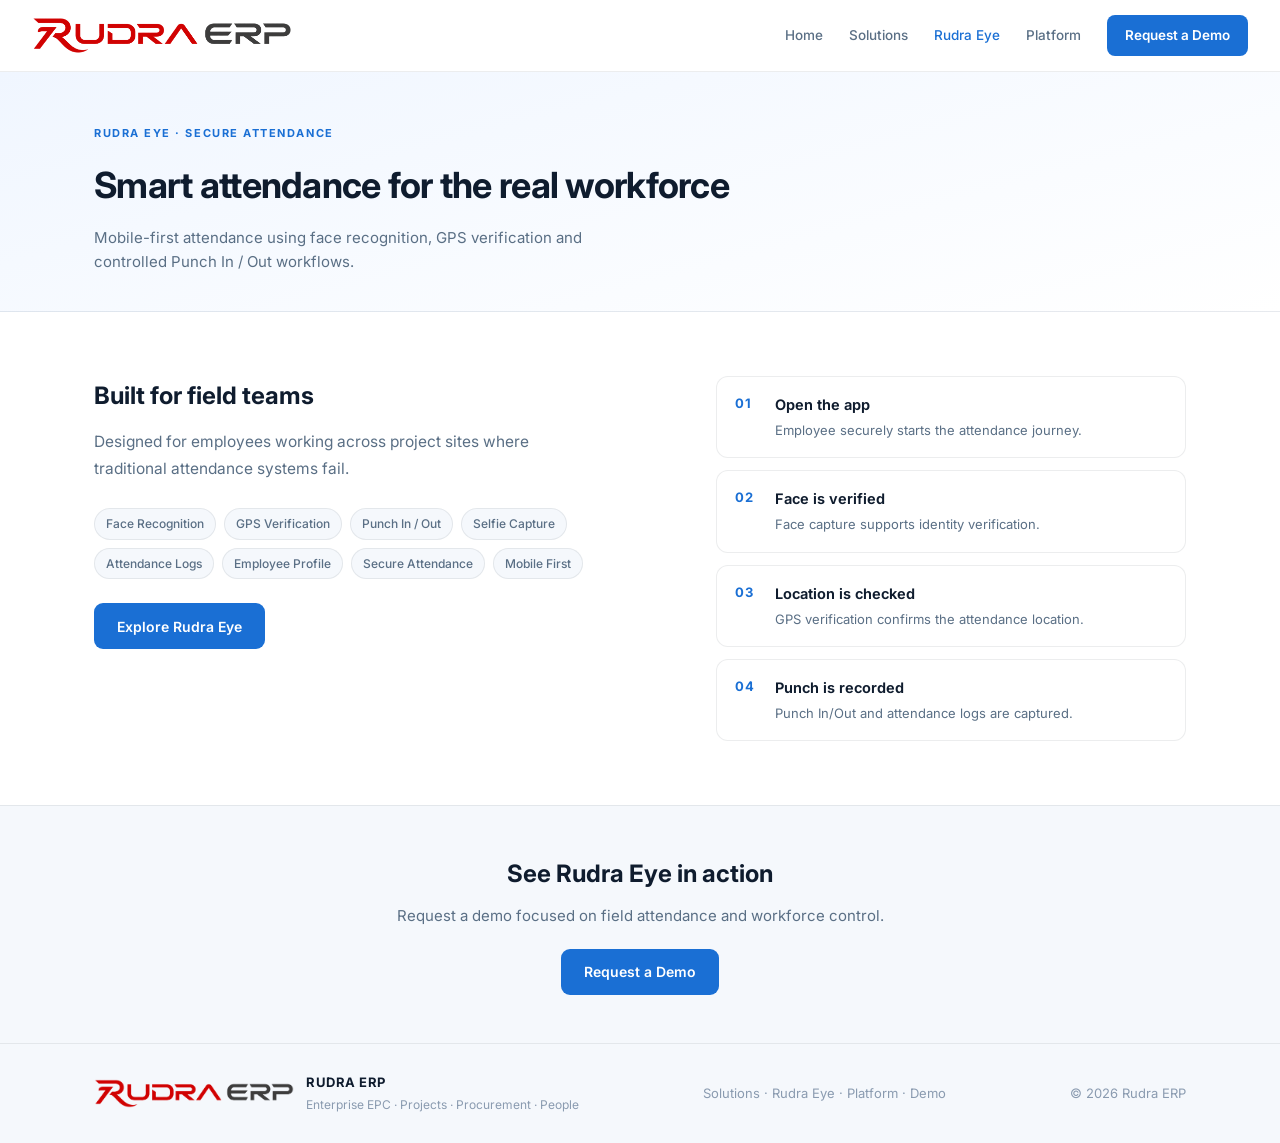
<file: rudra-eye.html>
<!DOCTYPE html>
<html lang="en">
<head>
  <meta charset="UTF-8">
  <meta name="viewport" content="width=device-width, initial-scale=1.0">
  <title>Rudra Eye | Smart Attendance</title>
  <link href="https://fonts.googleapis.com/css2?family=Inter:wght@400;500;600;700&display=swap" rel="stylesheet">
  <link rel="stylesheet" href="style.css">
  <link rel="icon" href="logo.png" type="image/png">
</head>
<body>
<header class="nav">
  <a class="brand" href="index.html"><img src="logo.png" alt="Rudra ERP" class="brand-logo"></a>
  <nav class="nav-links" id="navLinks">
    <a href="index.html">Home</a>
    <a href="solutions.html">Solutions</a>
    <a href="rudra-eye.html" class="active">Rudra Eye</a>
    <a href="platform.html">Platform</a>
    <a href="demo.html" class="nav-cta">Request a Demo</a>
  </nav>
  <button class="menu-btn" id="menuBtn" aria-label="Toggle menu"><span></span><span></span><span></span></button>
</header>

<main>
  <div class="page-header">
    <div class="container">
      <span class="eyebrow">RUDRA EYE · SECURE ATTENDANCE</span>
      <h1>Smart attendance for the real workforce</h1>
      <p>Mobile-first attendance using face recognition, GPS verification and controlled Punch In / Out workflows.</p>
    </div>
  </div>

  <section class="section">
    <div class="container eye-grid">
      <div>
        <h2 style="font-size:24px;font-weight:700;margin-bottom:12px;">Built for field teams</h2>
        <p class="lead">Designed for employees working across project sites where traditional attendance systems fail.</p>
        <div class="tags">
          <span>Face Recognition</span>
          <span>GPS Verification</span>
          <span>Punch In / Out</span>
          <span>Selfie Capture</span>
          <span>Attendance Logs</span>
          <span>Employee Profile</span>
          <span>Secure Attendance</span>
          <span>Mobile First</span>
        </div>
        <a href="demo.html" class="btn primary">Explore Rudra Eye</a>
      </div>
      <div class="eye-steps">
        <div class="step">
          <span class="num">01</span>
          <div><h4>Open the app</h4><p>Employee securely starts the attendance journey.</p></div>
        </div>
        <div class="step">
          <span class="num">02</span>
          <div><h4>Face is verified</h4><p>Face capture supports identity verification.</p></div>
        </div>
        <div class="step">
          <span class="num">03</span>
          <div><h4>Location is checked</h4><p>GPS verification confirms the attendance location.</p></div>
        </div>
        <div class="step">
          <span class="num">04</span>
          <div><h4>Punch is recorded</h4><p>Punch In/Out and attendance logs are captured.</p></div>
        </div>
      </div>
    </div>
  </section>

  <div class="cta-band">
    <div class="container">
      <h2>See Rudra Eye in action</h2>
      <p>Request a demo focused on field attendance and workforce control.</p>
      <a class="btn primary" href="demo.html">Request a Demo</a>
    </div>
  </div>
</main>

<footer class="footer">
  <div class="container footer-inner">
    <div class="footer-brand">
      <img src="logo.png" alt="Rudra ERP" class="footer-logo">
      <div><strong>RUDRA ERP</strong><p>Enterprise EPC · Projects · Procurement · People</p></div>
    </div>
    <div class="footer-links">
      <a href="solutions.html">Solutions</a> · <a href="rudra-eye.html">Rudra Eye</a> · <a href="platform.html">Platform</a> · <a href="demo.html">Demo</a>
    </div>
    <div class="footer-copy">© <span id="year"></span> Rudra ERP</div>
  </div>
</footer>
<script src="script.js"></script>
</body>
</html>
</file>
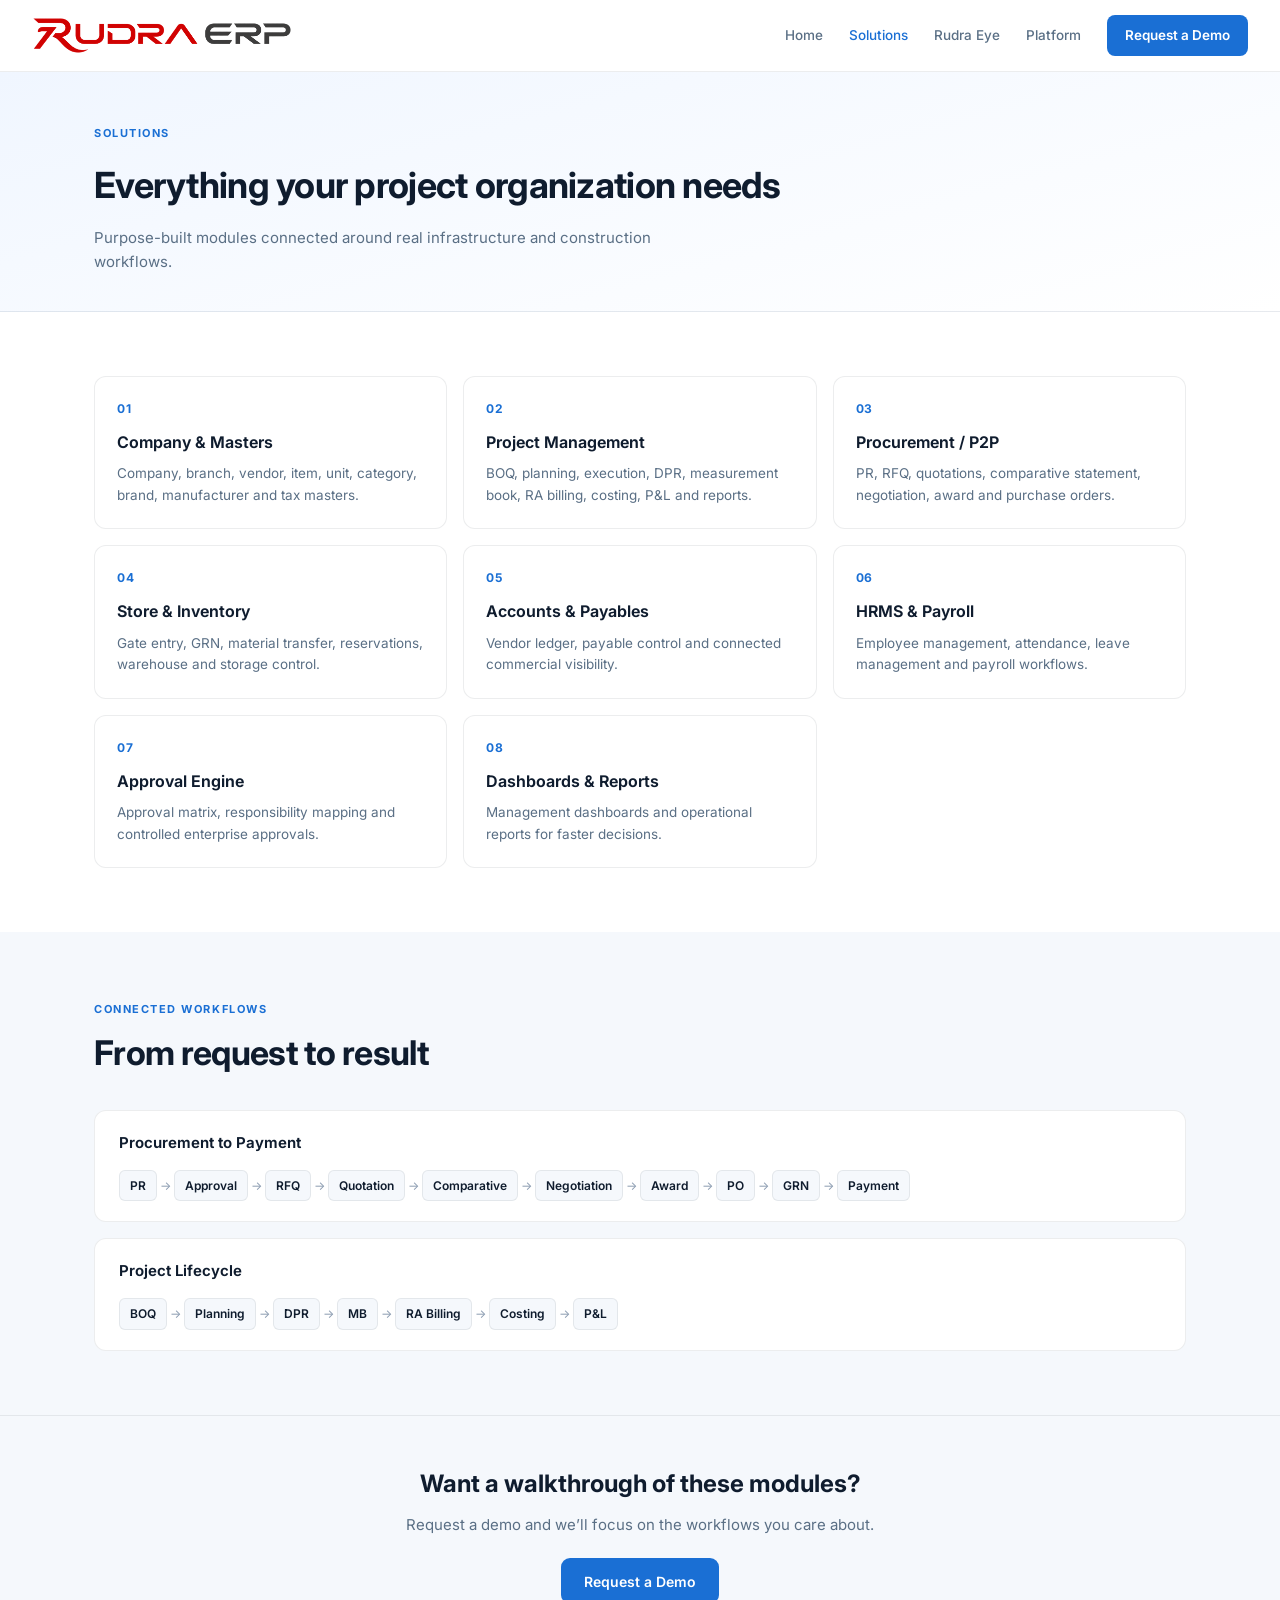
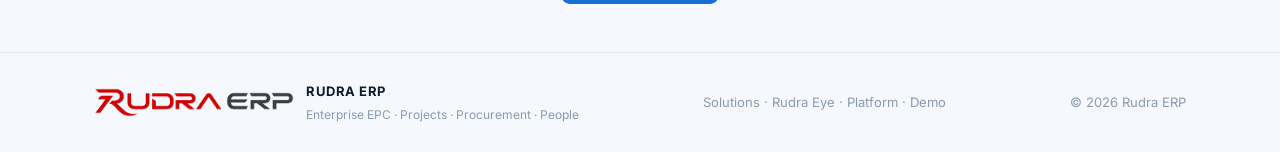
<file: solutions.html>
<!DOCTYPE html>
<html lang="en">
<head>
  <meta charset="UTF-8">
  <meta name="viewport" content="width=device-width, initial-scale=1.0">
  <title>Solutions | Rudra ERP</title>
  <link href="https://fonts.googleapis.com/css2?family=Inter:wght@400;500;600;700&display=swap" rel="stylesheet">
  <link rel="stylesheet" href="style.css">
  <link rel="icon" href="logo.png" type="image/png">
</head>
<body>
<header class="nav">
  <a class="brand" href="index.html"><img src="logo.png" alt="Rudra ERP" class="brand-logo"></a>
  <nav class="nav-links" id="navLinks">
    <a href="index.html">Home</a>
    <a href="solutions.html" class="active">Solutions</a>
    <a href="rudra-eye.html">Rudra Eye</a>
    <a href="platform.html">Platform</a>
    <a href="demo.html" class="nav-cta">Request a Demo</a>
  </nav>
  <button class="menu-btn" id="menuBtn" aria-label="Toggle menu"><span></span><span></span><span></span></button>
</header>

<main>
  <div class="page-header">
    <div class="container">
      <span class="eyebrow">SOLUTIONS</span>
      <h1>Everything your project organization needs</h1>
      <p>Purpose-built modules connected around real infrastructure and construction workflows.</p>
    </div>
  </div>

  <section class="section">
    <div class="container">
      <div class="modules">
        <article class="module">
          <span class="num">01</span>
          <h3>Company & Masters</h3>
          <p>Company, branch, vendor, item, unit, category, brand, manufacturer and tax masters.</p>
        </article>
        <article class="module">
          <span class="num">02</span>
          <h3>Project Management</h3>
          <p>BOQ, planning, execution, DPR, measurement book, RA billing, costing, P&L and reports.</p>
        </article>
        <article class="module">
          <span class="num">03</span>
          <h3>Procurement / P2P</h3>
          <p>PR, RFQ, quotations, comparative statement, negotiation, award and purchase orders.</p>
        </article>
        <article class="module">
          <span class="num">04</span>
          <h3>Store & Inventory</h3>
          <p>Gate entry, GRN, material transfer, reservations, warehouse and storage control.</p>
        </article>
        <article class="module">
          <span class="num">05</span>
          <h3>Accounts & Payables</h3>
          <p>Vendor ledger, payable control and connected commercial visibility.</p>
        </article>
        <article class="module">
          <span class="num">06</span>
          <h3>HRMS & Payroll</h3>
          <p>Employee management, attendance, leave management and payroll workflows.</p>
        </article>
        <article class="module">
          <span class="num">07</span>
          <h3>Approval Engine</h3>
          <p>Approval matrix, responsibility mapping and controlled enterprise approvals.</p>
        </article>
        <article class="module">
          <span class="num">08</span>
          <h3>Dashboards & Reports</h3>
          <p>Management dashboards and operational reports for faster decisions.</p>
        </article>
      </div>
    </div>
  </section>

  <section class="section alt">
    <div class="container">
      <div class="section-head">
        <span class="eyebrow">CONNECTED WORKFLOWS</span>
        <h2>From request to result</h2>
      </div>
      <div class="workflows">
        <div class="workflow">
          <h3>Procurement to Payment</h3>
          <div class="flow">
            <span>PR</span><i>→</i><span>Approval</span><i>→</i><span>RFQ</span><i>→</i><span>Quotation</span><i>→</i>
            <span>Comparative</span><i>→</i><span>Negotiation</span><i>→</i><span>Award</span><i>→</i>
            <span>PO</span><i>→</i><span>GRN</span><i>→</i><span>Payment</span>
          </div>
        </div>
        <div class="workflow">
          <h3>Project Lifecycle</h3>
          <div class="flow">
            <span>BOQ</span><i>→</i><span>Planning</span><i>→</i><span>DPR</span><i>→</i><span>MB</span><i>→</i>
            <span>RA Billing</span><i>→</i><span>Costing</span><i>→</i><span>P&L</span>
          </div>
        </div>
      </div>
    </div>
  </section>

  <div class="cta-band">
    <div class="container">
      <h2>Want a walkthrough of these modules?</h2>
      <p>Request a demo and we’ll focus on the workflows you care about.</p>
      <a class="btn primary" href="demo.html">Request a Demo</a>
    </div>
  </div>
</main>

<footer class="footer">
  <div class="container footer-inner">
    <div class="footer-brand">
      <img src="logo.png" alt="Rudra ERP" class="footer-logo">
      <div><strong>RUDRA ERP</strong><p>Enterprise EPC · Projects · Procurement · People</p></div>
    </div>
    <div class="footer-links">
      <a href="solutions.html">Solutions</a> · <a href="rudra-eye.html">Rudra Eye</a> · <a href="platform.html">Platform</a> · <a href="demo.html">Demo</a>
    </div>
    <div class="footer-copy">© <span id="year"></span> Rudra ERP</div>
  </div>
</footer>
<script src="script.js"></script>
</body>
</html>
</file>
<file: style.css>
/* ===== RESET & BASE ===== */
*, *::before, *::after { box-sizing: border-box; margin: 0; padding: 0; }

:root {
  --bg: #ffffff;
  --bg2: #f5f8fc;
  --panel: #ffffff;
  --text: #0f1c2e;
  --muted: #5a6f85;
  --muted2: #8a9bb0;
  --line: rgba(15,28,46,.08);
  --line2: rgba(15,28,46,.12);
  --orange: #e8910f;
  --blue: #1a6fd4;
  --blue-dark: #0d4a9e;
  --green: #1a9e6a;
  --max: 1140px;
  --radius: 12px;
  --shadow: 0 4px 24px rgba(15,28,46,.06);
  --shadow-lg: 0 12px 40px rgba(15,28,46,.1);
}

html { scroll-behavior: smooth; }

body {
  background: var(--bg);
  color: var(--text);
  font-family: 'Inter', system-ui, -apple-system, Segoe UI, sans-serif;
  font-size: 15px;
  line-height: 1.65;
  overflow-x: hidden;
}

a { color: inherit; text-decoration: none; }
button, input, select, textarea { font: inherit; color: inherit; }
img { max-width: 100%; display: block; }

.container {
  width: 100%;
  max-width: var(--max);
  margin: 0 auto;
  padding: 0 24px;
}

/* ===== NAV ===== */
.nav {
  position: sticky;
  top: 0;
  z-index: 100;
  display: flex;
  align-items: center;
  justify-content: space-between;
  height: 72px;
  padding: 0 32px;
  background: rgba(255,255,255,.95);
  backdrop-filter: blur(14px);
  border-bottom: 1px solid var(--line);
}

.brand { display: flex; align-items: center; }

.brand-logo {
  height: 42px;
  width: auto;
  max-width: 260px;
  object-fit: contain;
  display: block;
}

.nav-links {
  display: flex;
  align-items: center;
  gap: 26px;
}

.nav-links a {
  font-size: 13.5px;
  font-weight: 500;
  color: var(--muted);
  transition: color .2s;
}

.nav-links a:hover,
.nav-links a.active { color: var(--blue); }

.nav-cta {
  background: var(--blue) !important;
  color: #fff !important;
  padding: 9px 18px;
  border-radius: 8px;
  font-weight: 600 !important;
}

.nav-cta:hover { background: var(--blue-dark) !important; }

.menu-btn {
  display: none;
  background: none;
  border: 0;
  width: 40px;
  height: 40px;
  cursor: pointer;
  flex-direction: column;
  justify-content: center;
  align-items: center;
  gap: 5px;
}

.menu-btn span {
  display: block;
  width: 22px;
  height: 2px;
  background: var(--text);
  border-radius: 2px;
}

/* ===== HERO ===== */
.hero {
  padding: 72px 0 64px;
  background: linear-gradient(165deg, #f0f6ff 0%, #ffffff 55%, #fafcfe 100%);
}

.hero-grid {
  display: grid;
  grid-template-columns: 1.05fr 0.95fr;
  gap: 48px;
  align-items: center;
}

.eyebrow {
  display: inline-block;
  font-size: 11px;
  font-weight: 700;
  letter-spacing: 0.14em;
  text-transform: uppercase;
  color: var(--blue);
  margin-bottom: 14px;
}

.hero h1 {
  font-size: clamp(36px, 4.5vw, 50px);
  font-weight: 700;
  line-height: 1.12;
  letter-spacing: -0.03em;
  margin-bottom: 18px;
  color: var(--text);
}

.hero h1 span { color: var(--blue); }

.lead {
  color: var(--muted);
  font-size: 15.5px;
  line-height: 1.75;
  max-width: 500px;
  margin-bottom: 26px;
}

.actions {
  display: flex;
  flex-wrap: wrap;
  gap: 12px;
  margin-bottom: 24px;
}

.btn {
  display: inline-flex;
  align-items: center;
  justify-content: center;
  gap: 8px;
  min-height: 46px;
  padding: 0 22px;
  border-radius: 9px;
  font-size: 14px;
  font-weight: 600;
  border: 1px solid transparent;
  cursor: pointer;
  transition: .2s;
}

.btn.primary {
  background: var(--blue);
  color: #fff;
}

.btn.primary:hover { background: var(--blue-dark); transform: translateY(-1px); }

.btn.ghost {
  background: transparent;
  border-color: var(--line2);
  color: var(--text);
}

.btn.ghost:hover { border-color: var(--blue); color: var(--blue); }

.btn.full { width: 100%; }

.hero-points {
  display: flex;
  flex-wrap: wrap;
  gap: 14px 22px;
  font-size: 13px;
  color: var(--muted);
}

.hero-points span { display: flex; align-items: center; gap: 6px; }

.dash-card {
  background: var(--panel);
  border: 1px solid var(--line);
  border-radius: 16px;
  padding: 22px;
  box-shadow: var(--shadow-lg);
}

.dash-top {
  display: flex;
  justify-content: space-between;
  align-items: center;
  margin-bottom: 16px;
  font-size: 11px;
  font-weight: 600;
  letter-spacing: 0.06em;
  color: var(--muted2);
}

.live {
  display: flex;
  align-items: center;
  gap: 6px;
  color: var(--green);
  font-size: 11px;
}

.live i {
  width: 7px;
  height: 7px;
  border-radius: 50%;
  background: var(--green);
  box-shadow: 0 0 0 3px rgba(26,158,106,.18);
}

.dash-title {
  font-size: 18px;
  line-height: 1.35;
  margin-bottom: 18px;
  color: var(--muted);
}

.dash-title strong {
  color: var(--text);
  font-weight: 700;
}

.metric-grid {
  display: grid;
  grid-template-columns: 1fr 1fr;
  gap: 10px;
  margin-bottom: 16px;
}

.metric {
  background: var(--bg2);
  border: 1px solid var(--line);
  border-radius: 10px;
  padding: 12px;
}

.metric small {
  display: block;
  font-size: 10px;
  font-weight: 600;
  letter-spacing: 0.08em;
  color: var(--muted2);
  margin-bottom: 3px;
}

.metric b {
  display: block;
  font-size: 14px;
  font-weight: 700;
  margin-bottom: 2px;
  color: var(--text);
}

.metric span {
  font-size: 12px;
  color: var(--muted);
}

.dash-footer {
  display: flex;
  justify-content: space-between;
  font-size: 12px;
  color: var(--muted);
  padding-top: 12px;
  border-top: 1px solid var(--line);
}

/* ===== STRIP ===== */
.strip {
  border-top: 1px solid var(--line);
  border-bottom: 1px solid var(--line);
  background: var(--bg2);
  padding: 16px 0;
}

.strip-inner {
  display: flex;
  flex-wrap: wrap;
  justify-content: center;
  gap: 10px 28px;
  font-size: 13px;
  color: var(--muted);
}

.strip-inner b {
  color: var(--text);
  font-weight: 600;
  margin-right: 5px;
}

/* ===== SECTIONS ===== */
.section { padding: 64px 0; }
.section.alt { background: var(--bg2); }

.section-head {
  max-width: 600px;
  margin-bottom: 36px;
}

.section-head.centered {
  text-align: center;
  margin-left: auto;
  margin-right: auto;
}

.section-head h2 {
  font-size: clamp(26px, 3.2vw, 34px);
  font-weight: 700;
  line-height: 1.22;
  letter-spacing: -0.02em;
  margin-bottom: 12px;
  color: var(--text);
}

.section-head h2 em {
  font-style: normal;
  color: var(--blue);
}

.section-head .lead { margin-bottom: 0; }

/* Feature cards */
.features {
  display: grid;
  grid-template-columns: repeat(3, 1fr);
  gap: 18px;
}

.feature {
  background: var(--panel);
  border: 1px solid var(--line);
  border-radius: var(--radius);
  padding: 24px;
  transition: border-color .2s, box-shadow .2s;
}

.feature:hover {
  border-color: rgba(26,111,212,.25);
  box-shadow: var(--shadow);
}

.feature .icon {
  width: 40px;
  height: 40px;
  border-radius: 10px;
  background: linear-gradient(135deg, #e8f1fc, #d6e8fb);
  display: grid;
  place-items: center;
  font-size: 18px;
  margin-bottom: 14px;
}

.feature h3 {
  font-size: 16px;
  font-weight: 650;
  margin-bottom: 8px;
}

.feature p {
  font-size: 13.5px;
  color: var(--muted);
  line-height: 1.6;
  margin-bottom: 14px;
}

.feature .link {
  font-size: 13px;
  font-weight: 600;
  color: var(--blue);
}

.feature .link:hover { text-decoration: underline; }

/* Modules */
.modules {
  display: grid;
  grid-template-columns: repeat(3, 1fr);
  gap: 16px;
}

.module {
  background: var(--panel);
  border: 1px solid var(--line);
  border-radius: var(--radius);
  padding: 22px;
  display: flex;
  flex-direction: column;
  transition: border-color .2s, box-shadow .2s;
}

.module:hover {
  border-color: rgba(26,111,212,.25);
  box-shadow: var(--shadow);
}

.num {
  display: block;
  font-size: 12px;
  font-weight: 700;
  color: var(--blue);
  letter-spacing: 0.06em;
  margin-bottom: 10px;
}

.module h3 {
  font-size: 16px;
  font-weight: 650;
  margin-bottom: 8px;
}

.module p {
  font-size: 13.5px;
  color: var(--muted);
  line-height: 1.6;
  flex: 1;
}

/* Stack */
.stack-grid {
  display: grid;
  grid-template-columns: repeat(3, 1fr);
  gap: 18px;
}

.stack-card {
  background: var(--panel);
  border: 1px solid var(--line);
  border-radius: var(--radius);
  padding: 26px;
}

.stack-card h3 {
  font-size: 16px;
  font-weight: 650;
  margin-bottom: 8px;
}

.stack-card p {
  font-size: 14px;
  color: var(--muted);
}

/* Workflows */
.workflows { display: grid; gap: 16px; }

.workflow {
  background: var(--panel);
  border: 1px solid var(--line);
  border-radius: var(--radius);
  padding: 20px 24px;
}

.workflow h3 {
  font-size: 15px;
  font-weight: 650;
  margin-bottom: 14px;
}

.flow {
  display: flex;
  flex-wrap: wrap;
  align-items: center;
  gap: 5px 3px;
}

.flow span {
  font-size: 12px;
  font-weight: 600;
  padding: 5px 10px;
  background: var(--bg2);
  border: 1px solid var(--line);
  border-radius: 6px;
  white-space: nowrap;
  color: var(--text);
}

.flow i {
  color: var(--muted2);
  font-style: normal;
  font-size: 12px;
}

/* Eye */
.eye-grid {
  display: grid;
  grid-template-columns: 1.1fr 0.9fr;
  gap: 48px;
  align-items: start;
}

.tags {
  display: flex;
  flex-wrap: wrap;
  gap: 8px;
  margin: 18px 0 24px;
}

.tags span {
  font-size: 12px;
  font-weight: 500;
  padding: 5px 11px;
  border-radius: 20px;
  background: var(--bg2);
  border: 1px solid var(--line);
  color: var(--muted);
}

.eye-steps { display: grid; gap: 12px; }

.step {
  display: flex;
  gap: 14px;
  background: var(--panel);
  border: 1px solid var(--line);
  border-radius: var(--radius);
  padding: 16px 18px;
}

.step .num {
  margin-bottom: 0;
  font-size: 13px;
  min-width: 26px;
}

.step h4 {
  font-size: 14.5px;
  font-weight: 650;
  margin-bottom: 3px;
}

.step p {
  font-size: 13px;
  color: var(--muted);
}

/* Industries */
.industries {
  display: grid;
  grid-template-columns: repeat(3, 1fr);
  gap: 16px;
}

.industry {
  background: var(--panel);
  border: 1px solid var(--line);
  border-radius: var(--radius);
  padding: 24px;
}

.industry .label {
  display: block;
  font-size: 11px;
  font-weight: 700;
  letter-spacing: 0.1em;
  color: var(--blue);
  margin-bottom: 10px;
}

.industry h3 {
  font-size: 16px;
  font-weight: 650;
  margin-bottom: 8px;
}

.industry p {
  font-size: 13.5px;
  color: var(--muted);
}

/* Security */
.security-grid {
  display: grid;
  grid-template-columns: 1fr 1.2fr;
  gap: 36px;
  align-items: center;
}

.security-points { display: grid; gap: 12px; }

.security-points p {
  display: flex;
  align-items: flex-start;
  gap: 10px;
  font-size: 14.5px;
  color: var(--muted);
}

.security-points b {
  color: var(--green);
  font-size: 15px;
}

/* Demo */
.demo {
  background: linear-gradient(165deg, #f0f6ff 0%, #ffffff 100%);
}

.demo-grid {
  display: grid;
  grid-template-columns: 1fr 1fr;
  gap: 48px;
  align-items: start;
}

.demo-products {
  display: flex;
  flex-wrap: wrap;
  gap: 8px;
  margin-top: 16px;
}

.demo-products span {
  font-size: 12px;
  font-weight: 600;
  padding: 6px 12px;
  border-radius: 20px;
  background: rgba(26,111,212,.08);
  border: 1px solid rgba(26,111,212,.18);
  color: var(--blue);
}

.demo-form {
  display: grid;
  gap: 12px;
  background: var(--panel);
  border: 1px solid var(--line);
  border-radius: 14px;
  padding: 24px;
  box-shadow: var(--shadow);
}

.form-row {
  display: grid;
  grid-template-columns: 1fr 1fr;
  gap: 10px;
}

.demo-form input,
.demo-form select,
.demo-form textarea {
  width: 100%;
  background: var(--bg2);
  border: 1px solid var(--line);
  border-radius: 8px;
  padding: 11px 13px;
  font-size: 14px;
  color: var(--text);
  outline: none;
  transition: border-color .2s;
}

.demo-form input::placeholder,
.demo-form textarea::placeholder { color: var(--muted2); }

.demo-form input:focus,
.demo-form select:focus,
.demo-form textarea:focus {
  border-color: rgba(26,111,212,.45);
}

.demo-form select {
  cursor: pointer;
  appearance: none;
  background-image: url("data:image/svg+xml,%3Csvg xmlns='http://www.w3.org/2000/svg' width='12' height='8' fill='%238a9bb0'%3E%3Cpath d='M1 1l5 5 5-5'/%3E%3C/svg%3E");
  background-repeat: no-repeat;
  background-position: right 14px center;
}

.demo-form textarea { resize: vertical; min-height: 90px; }

/* FAQ */
.faq-list {
  max-width: 700px;
  margin: 0 auto;
  display: grid;
  gap: 8px;
}

.faq-list details {
  background: var(--panel);
  border: 1px solid var(--line);
  border-radius: 10px;
  padding: 2px 18px;
}

.faq-list summary {
  list-style: none;
  cursor: pointer;
  padding: 14px 0;
  font-weight: 600;
  font-size: 14.5px;
  display: flex;
  justify-content: space-between;
  align-items: center;
}

.faq-list summary::-webkit-details-marker { display: none; }

.faq-list summary::after {
  content: "+";
  font-size: 18px;
  font-weight: 400;
  color: var(--muted);
}

.faq-list details[open] summary::after { content: "−"; }

.faq-list details p {
  padding: 0 0 14px;
  color: var(--muted);
  font-size: 13.5px;
  line-height: 1.65;
}

/* Page header */
.page-header {
  padding: 48px 0 36px;
  background: linear-gradient(165deg, #f0f6ff 0%, #ffffff 100%);
  border-bottom: 1px solid var(--line);
}

.page-header h1 {
  font-size: clamp(28px, 3.5vw, 36px);
  font-weight: 700;
  letter-spacing: -0.02em;
  margin-bottom: 10px;
}

.page-header p {
  color: var(--muted);
  max-width: 560px;
  font-size: 15px;
}

/* Footer */
.footer {
  border-top: 1px solid var(--line);
  padding: 28px 0;
  background: var(--bg2);
}

.footer-inner {
  display: flex;
  align-items: center;
  justify-content: space-between;
  gap: 20px;
  flex-wrap: wrap;
}

.footer-brand {
  display: flex;
  align-items: center;
  gap: 12px;
}

.footer-logo {
  height: 36px;
  width: auto;
  max-width: 200px;
  object-fit: contain;
  display: block;
}

.footer-brand strong {
  display: block;
  font-size: 13px;
  letter-spacing: 0.04em;
}

.footer-brand p {
  font-size: 12px;
  color: var(--muted2);
  margin-top: 2px;
}

.footer-links, .footer-copy {
  font-size: 13px;
  color: var(--muted2);
}

.footer-links a:hover { color: var(--blue); }

/* CTA band */
.cta-band {
  text-align: center;
  padding: 48px 0;
  background: var(--bg2);
  border-top: 1px solid var(--line);
}

.cta-band h2 {
  font-size: 24px;
  font-weight: 700;
  margin-bottom: 10px;
}

.cta-band p {
  color: var(--muted);
  margin-bottom: 20px;
}

/* ===== RESPONSIVE ===== */
@media (max-width: 1024px) {
  .hero-grid { grid-template-columns: 1fr; gap: 40px; }
  .features { grid-template-columns: 1fr 1fr; }
  .modules { grid-template-columns: 1fr 1fr; }
  .stack-grid { grid-template-columns: 1fr; }
  .eye-grid { grid-template-columns: 1fr; gap: 32px; }
  .industries { grid-template-columns: 1fr; }
  .security-grid { grid-template-columns: 1fr; gap: 24px; }
  .demo-grid { grid-template-columns: 1fr; gap: 32px; }
}

@media (max-width: 720px) {
  .nav { padding: 0 16px; height: 64px; }
  .brand-logo { height: 34px; max-width: 180px; }

  .nav-links {
    display: none;
    position: absolute;
    top: 64px;
    left: 12px;
    right: 12px;
    flex-direction: column;
    align-items: stretch;
    gap: 0;
    background: #fff;
    border: 1px solid var(--line);
    border-radius: 12px;
    padding: 8px;
    box-shadow: var(--shadow-lg);
  }

  .nav-links.open { display: flex; }

  .nav-links a {
    padding: 13px 14px;
    border-bottom: 1px solid var(--line);
  }

  .nav-links a:last-child { border-bottom: 0; }
  .nav-cta { margin: 6px; text-align: center; }
  .menu-btn { display: flex; }

  .hero { padding: 48px 0 40px; }
  .hero h1 { font-size: 32px; }
  .section { padding: 48px 0; }
  .features, .modules { grid-template-columns: 1fr; }
  .metric-grid { grid-template-columns: 1fr; }
  .form-row { grid-template-columns: 1fr; }
  .strip-inner { gap: 8px 16px; justify-content: flex-start; }
  .footer-inner { flex-direction: column; align-items: flex-start; gap: 14px; }
  .page-header { padding: 36px 0 28px; }
}
</file>
